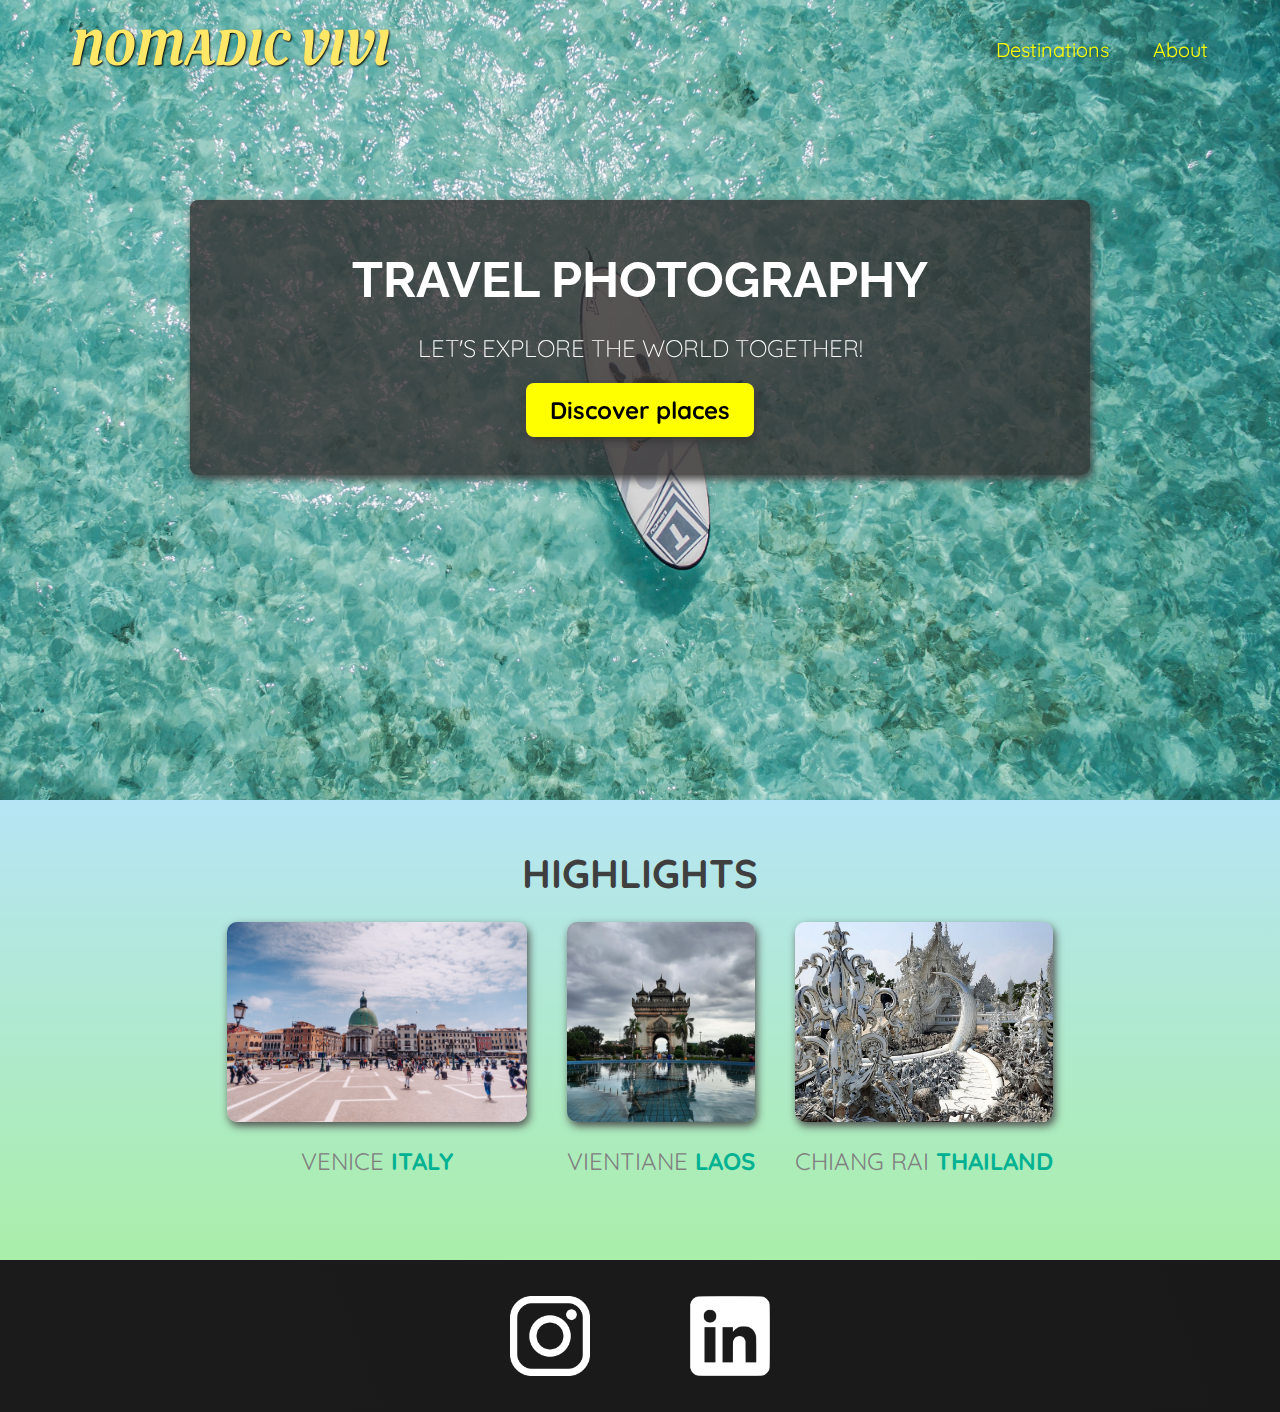
<file: index.html>
<!DOCTYPE html>
<html lang="en">
  <head>
    <meta charset="UTF-8" />
    <link
      href="https://fonts.googleapis.com/css2?family=Raleway:wght@700&family=Oleo+Script:wght@700&family=Quicksand:wght@300;500;700&display=swap"
      rel="stylesheet"
    />
    <link rel="stylesheet" href="shared.css" />
    <link rel="stylesheet" href="styles.css" />
    <link rel="icon" href="images/travel-bag.ico" 
    type="images/x-icon" />
    <title>Nomadic Vivi</title>
  </head>
  <body>
    <header>
      <div id="page-logo">
        <a href="/index.html">Nomadic Vivi</a>
      </div>
      <nav>
        <ul>
          <li><a href="/places.html">Destinations</a></li>
          <li><a href="/about.html">About</a></li>
        </ul>
      </nav>
    </header>
    <main>
      <section id="hero">
        <div id="hero-content">
          <h1>Travel Photography</h1>
          <p>Let's explore the world together!</p>
          <a href="/places.html">Discover places</a>
        </div>
      </section>
      <section id="highlights">
        <h2>Highlights</h2>
        <ul id="destinations">
          <li class="destination">
            <img
              src="/images/venice.jpg"
              alt="Colourful buildings in Venice"
            />
            <p>Venice <strong>Italy</strong></p>
          </li>
          <li class="destination">
            <img
              src="/images/vientiane.jpg"
              alt="Potuxai monument in Vientiane"
            />
            <p>Vientiane <strong>Laos</strong></p>
          </li>
          <li class="destination">
            <img
              src="/images/chiang rai.jpg"
              alt="White Temple in Chiang Rai"
            />
            <p>Chiang Rai <strong>Thailand</strong></p>
          </li>
        </ul>
      </section>
    </main>

    <footer>
      <ul>
        <li>
          <a href="https://www.instagram.com/vkuraleh/"
            ><img src="/images/insta.png" alt="Instagram logo"
          /></a>
        </li>
        <li>
          <a href="https://www.linkedin.com/in/viktoriia-kuralekh-69396813b/"
            ><img src="/images/linkedin.png" alt="Linkedin logo"
          /></a>
        </li>
      </ul>
    </footer>
  </body>
</html>
</file>
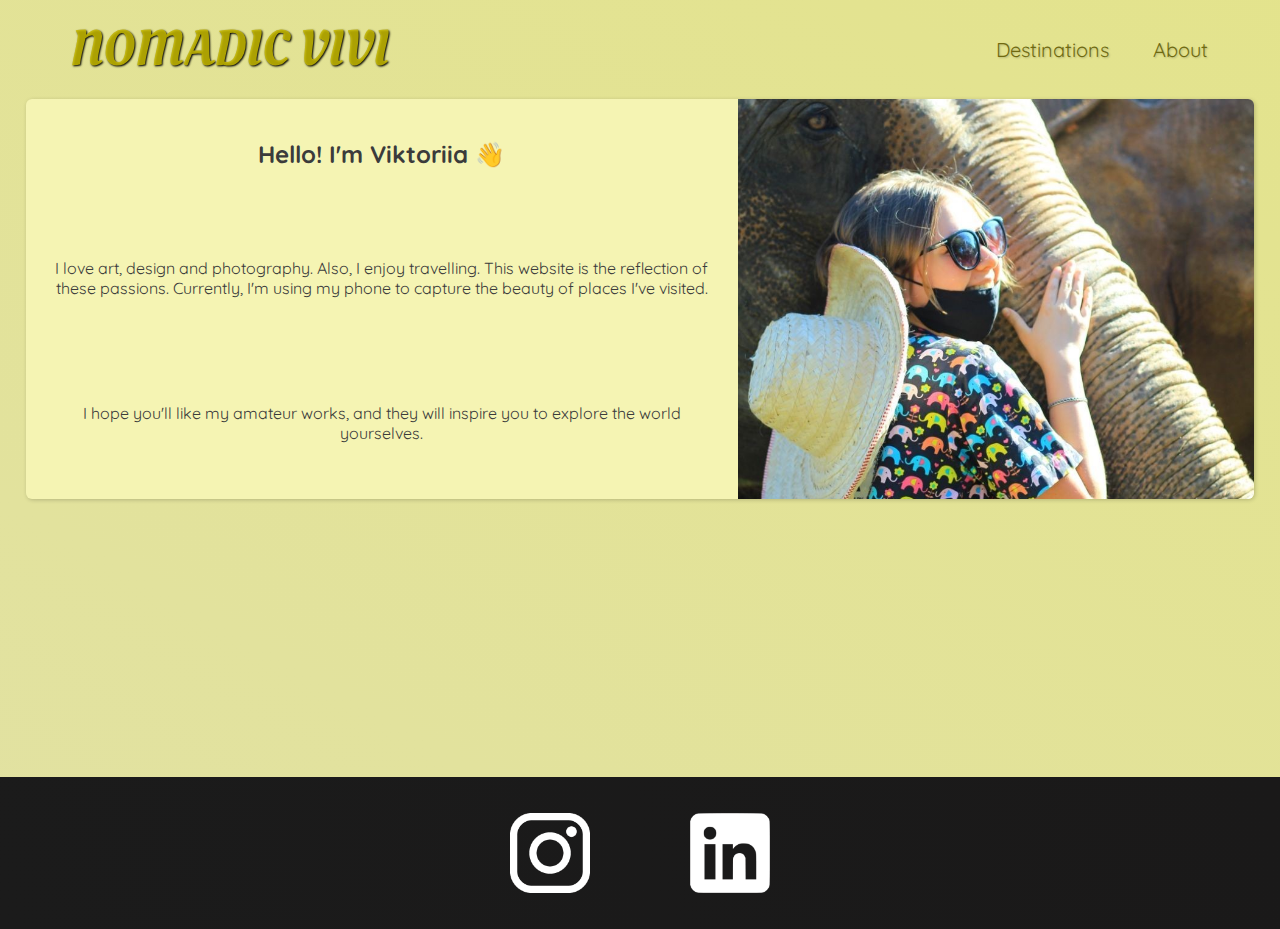
<file: about.html>
<!DOCTYPE html>
<html lang="en">
  <head>
    <meta charset="UTF-8" />
    <meta name="viewport" content="width=device-width, initial-scale=1.0">
    <link
      href="https://fonts.googleapis.com/css2?family=Raleway:wght@700&family=Oleo+Script:wght@700&family=Quicksand:wght@300;500;700&display=swap"
      rel="stylesheet"
    />
    <link rel="stylesheet" href="shared.css" />
    <link rel="stylesheet" href="about.css" />
    <link rel="icon" href="images/travel-bag.ico" 
    type="images/x-icon">
    <title>About</title>
  </head>

  <body>
    <header>
      <div id="page-logo">
        <a href="/index.html">Nomadic Vivi</a>
      </div>
      <nav>
        <ul>
          <li><a href="/places.html">Destinations</a></li>
          <li><a href="/about.html">About</a></li>
        </ul>
      </nav>
    </header>

    <main>
        <div class="picture-text">
          
          <div class="item-content">
            <h2>Hello! I'm Viktoriia &#128075</h2>
              <p class="text">
                 I love art, design and
            photography. Also, I enjoy travelling. This website is the reflection of
            these passions. Currently, I'm using my phone to capture the beauty of places
            I've visited.
              </p>
              <p class="text">
                I hope you'll like my amateur works, and they will inspire you to
                explore the world yourselves.
              </p>
          </div>
          <img src="images/profile-photo.jpg" alt="Me and an elephant" />
        </div>
      </li>

    </main>

    <footer>
      <ul>
        <li>
          <a href="https://www.instagram.com/vkuraleh/"
            ><img src="images/insta.png" alt="Instagram logo"
          /></a>
        </li>
        <li>
          <a href="https://www.linkedin.com/in/viktoriia-kuralekh-69396813b/"
            ><img src="images/linkedin.png" alt="Linkedin logo"
            /></a>
        </li>
      </ul>
    </footer>
  </body>
</html>
</file>
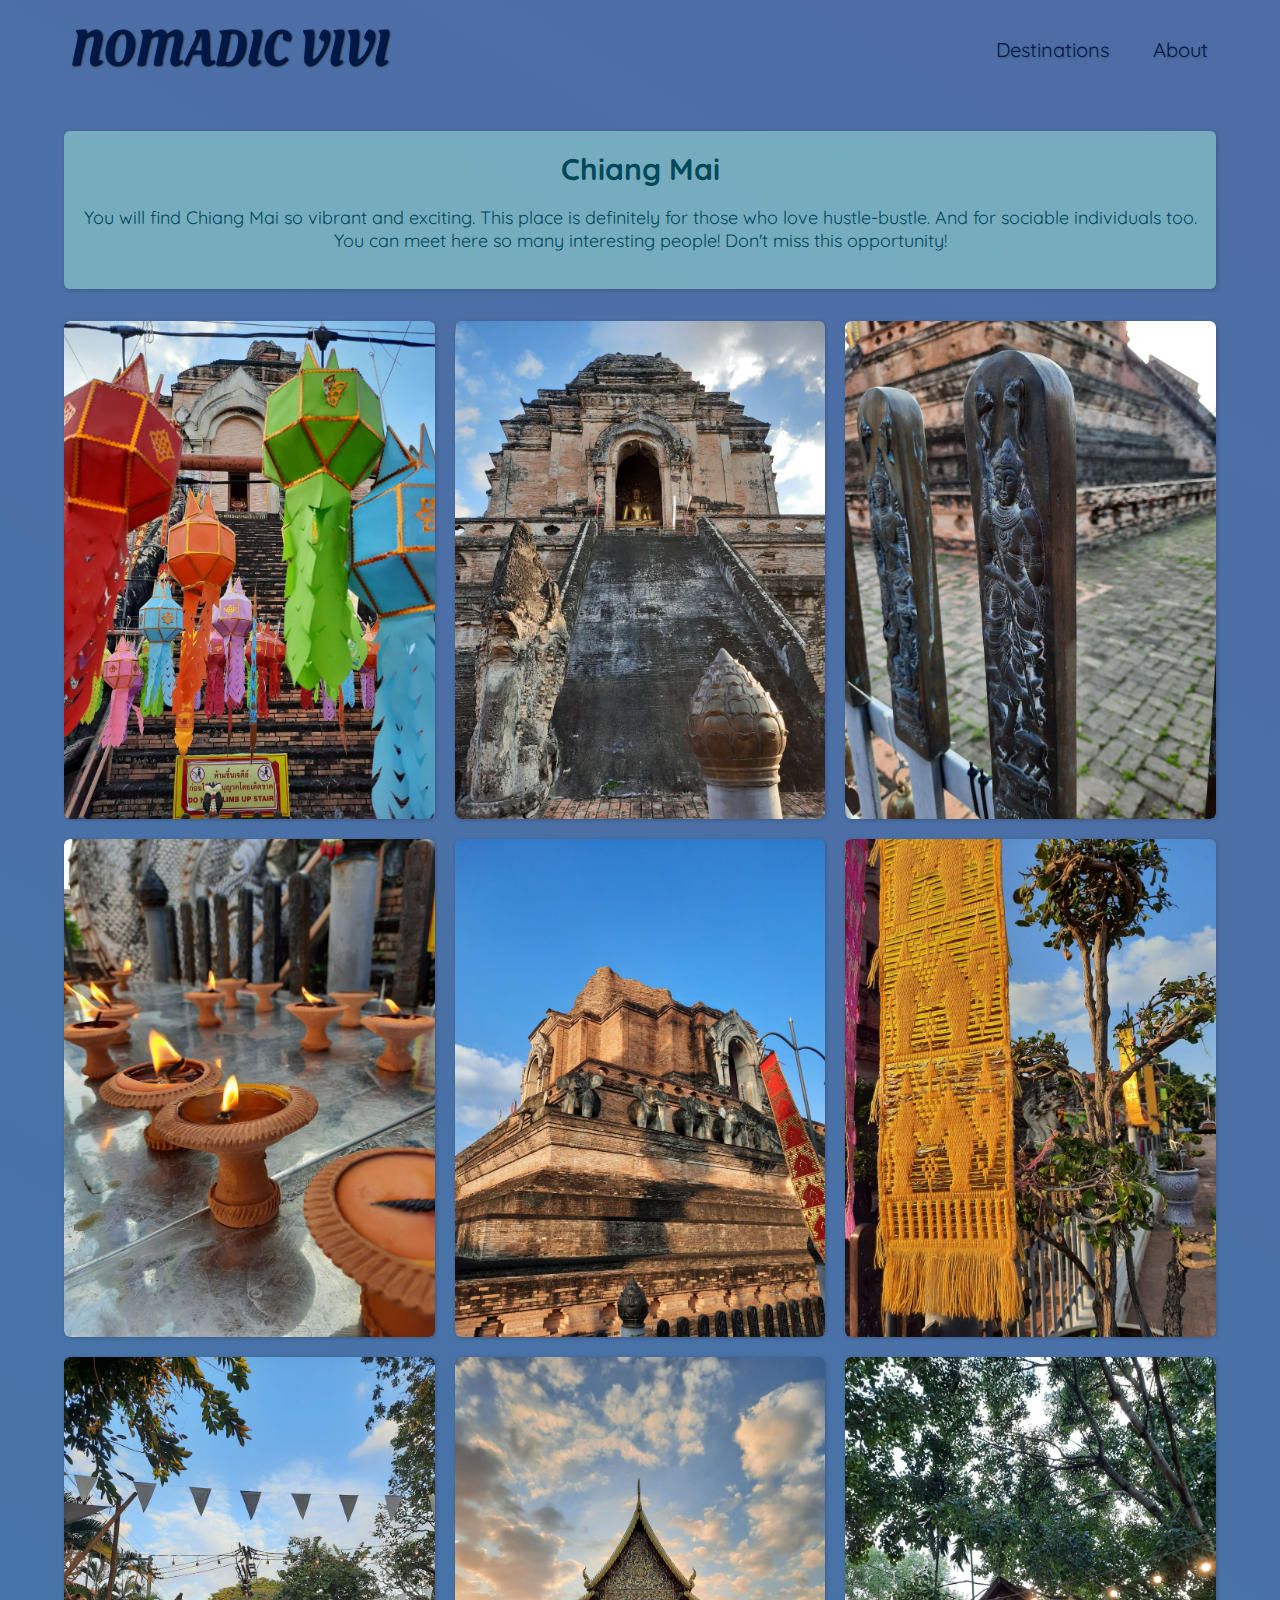
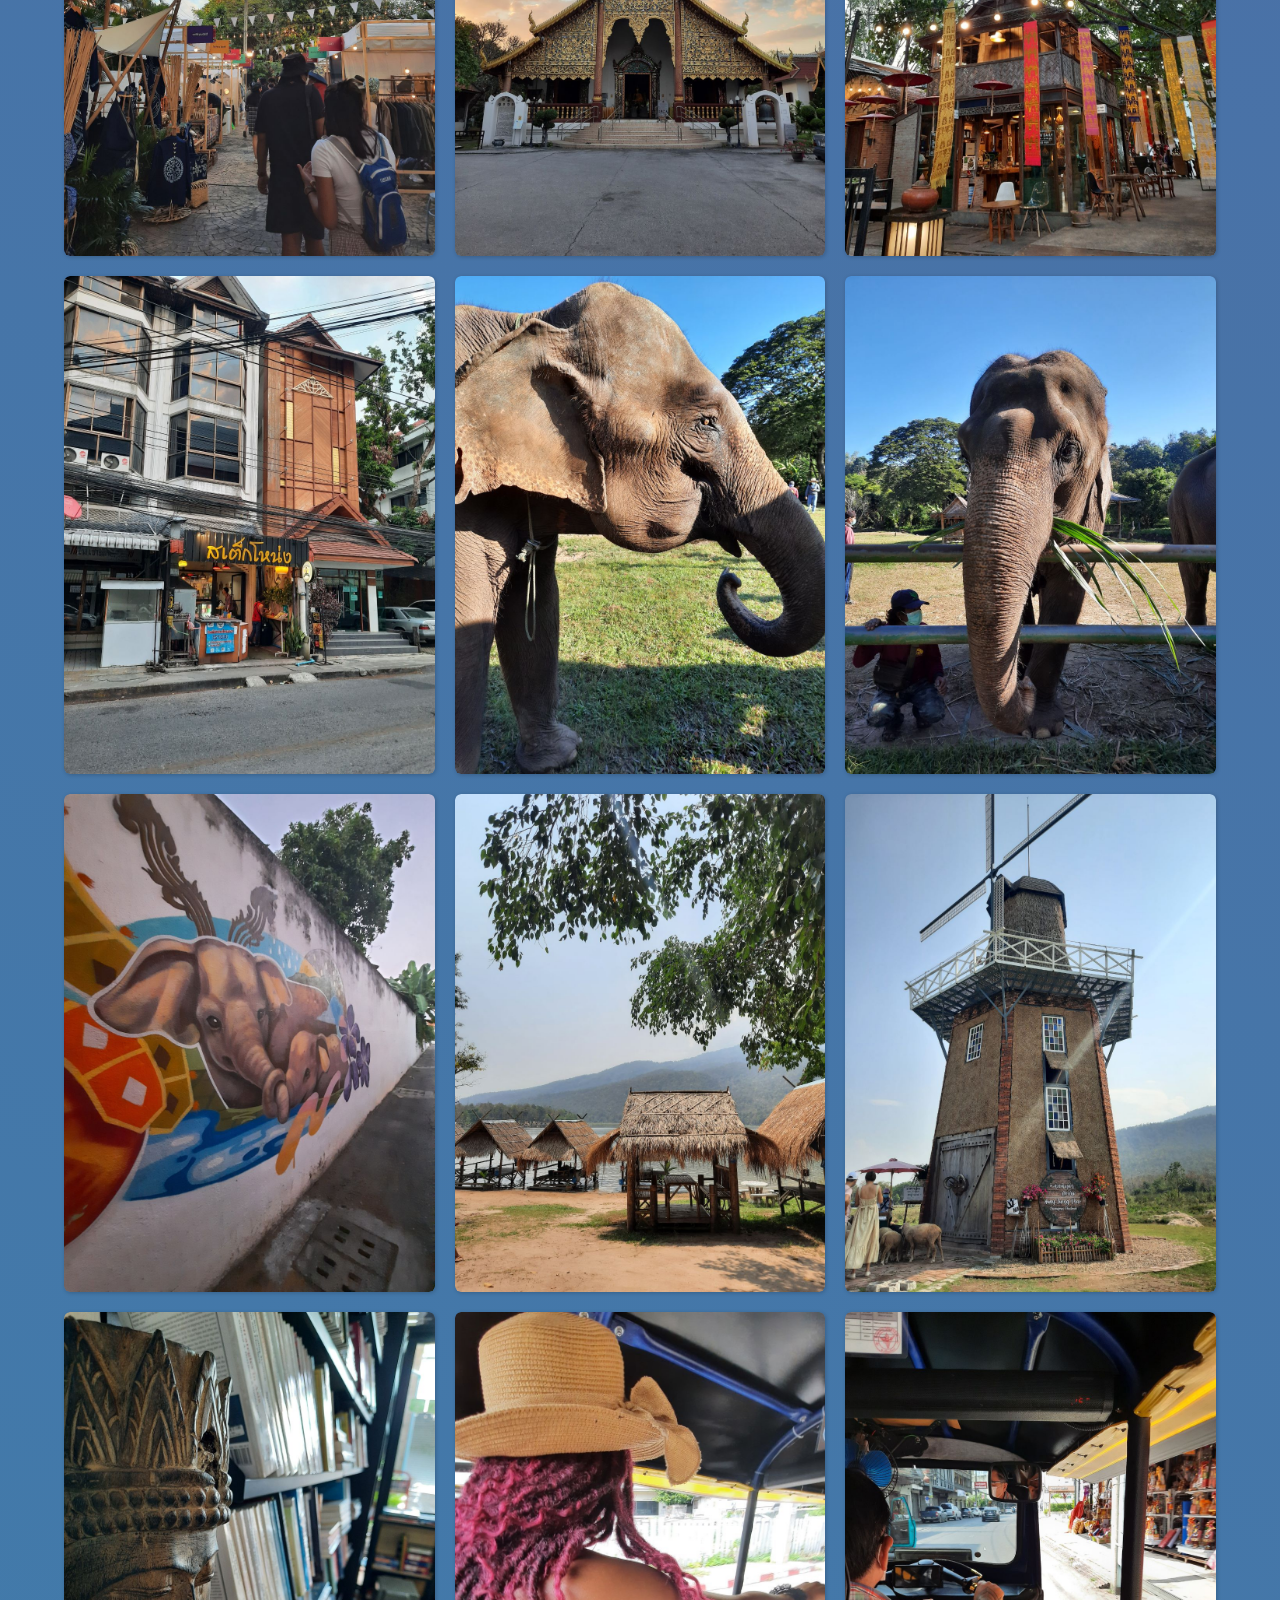
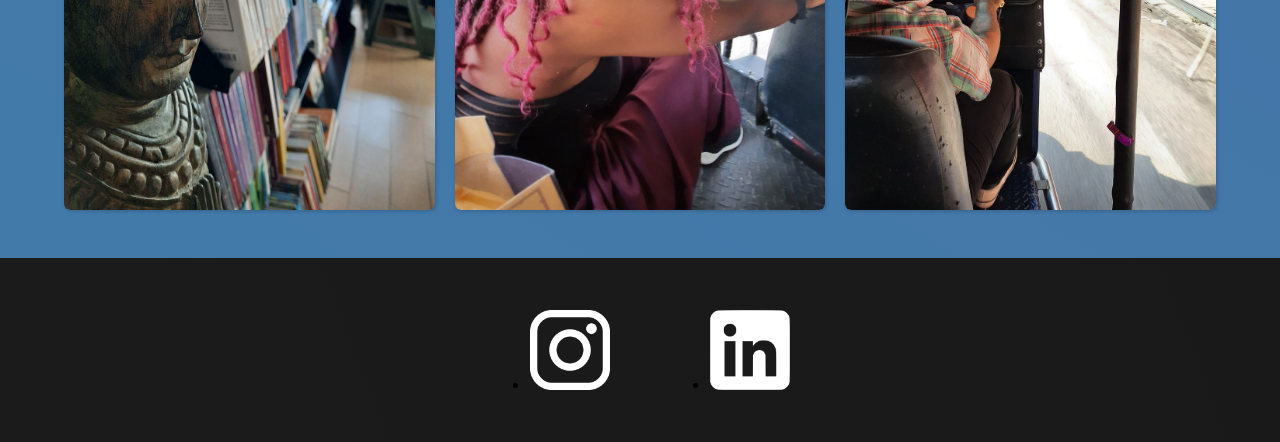
<file: chiang mai.html>
<!DOCTYPE html>
<html lang="en">
  <head>
    <meta charset="UTF-8" />
    <link
      href="https://fonts.googleapis.com/css2?family=Raleway:wght@700&family=Oleo+Script:wght@700&family=Quicksand:wght@300;500;700&display=swap"
      rel="stylesheet"
    />
    <link rel="stylesheet" href="explore.css" />
    <link rel="icon" href="images/travel-bag.ico" 
    type="images/x-icon">
    <title>Chiang Mai</title>
  </head>

  <body>
    <header>
      <div id="page-logo">
        <a href="/index.html">Nomadic Vivi</a>
      </div>
      <nav>
        <ul>
          <li><a href="/places.html">Destinations</a></li>
          <li><a href="/about.html">About</a></li>
        </ul>
      </nav>
    </header>

    <main>
      <div class="text">
        <div class="city-name" data-tooltip="Learn More"><a href="https://en.wikipedia.org/wiki/Chiang_Mai"><h2>Chiang Mai</h2></a></div>
        <p>
          You will find Chiang Mai so vibrant and exciting. This place is definitely for those who love hustle-bustle. And for sociable individuals too. You can meet here so many interesting people! Don't miss this opportunity!
        </p>
      </div>
      <div class="image">
    <li>
        <img src="images/chiang mai.jpg" alt="">
    </li>
    <li>
        <img src="images/chiang mai (2).jpg" alt="">
    </li>
    <li>
        <img src="images/chiang mai (3).jpg" alt="">
    </li>
    <li>
        <img src="images/chiang mai (4).jpg" alt="">
    </li>
    <li>
        <img src="images/chiang mai (5).jpg" alt="">
    </li>
    <li>
        <img src="images/chiang mai (6).jpg" alt="">
    </li>
    <li>
        <img src="images/chiang mai (7).jpg" alt="">
    </li>
    <li>
        <img src="/images/chiang mai (8).jpg" alt="">
    </li>
    <li>
        <img src="/images/chiang mai (9).jpg" alt="">
    </li>
    <li>
        <img src="/images/chiang mai (10).jpg" alt="">
    </li>
    <li>
        <img src="images/chiang mai (11).jpg" alt="">
    </li>
    <li>
        <img src="/images/chiang mai (12).jpg" alt="">
    </li>
    <li>
        <img src="/images/chiang mai (13).jpg" alt="">
    </li>
    <li>
        <img src="/images/chiang mai (14).jpg" alt="">
    </li>
    <li>
        <img src="/images/chiang mai (15).jpg" alt="">
    </li>
    <li>
        <img src="/images/chiang mai (16).jpg" alt="">
    </li>
    <li>
        <img src="/images/chiang mai (17).jpg" alt="">
    </li>
    <li>
        <img src="/images/chiang mai (18).jpg" alt="">
    </li>
  </div>
  <div class="popup-image">
    <span>&times;</span>
    <img src="/images/chiang mai.jpg" alt="" />
  </div>
</main>

<script>document.querySelectorAll(".image img").forEach(image => {
  image.onclick = () =>{
  document.querySelector(".popup-image"). style.display ='block';
  document.querySelector(".popup-image img").src = image.getAttribute('src');
  }
});

document.querySelector(".popup-image span").onclick = () => {
  document.querySelector(".popup-image").style.display ='none';
}
</script>

<footer>
  <ul>
    <li>
      <a href="https://instagram.com"
        ><img src="/images/insta.png" alt="Instagram logo"
      /></a>
    </li>
    <li>
      <a href="https://www.linkedin.com/in/viktoriia-kuralekh-69396813b/"
            ><img src="/images/linkedin.png" alt="Linkedin logo"
            /></a>
    </li>
  </ul>
</footer>
</body>
</html>
</file>
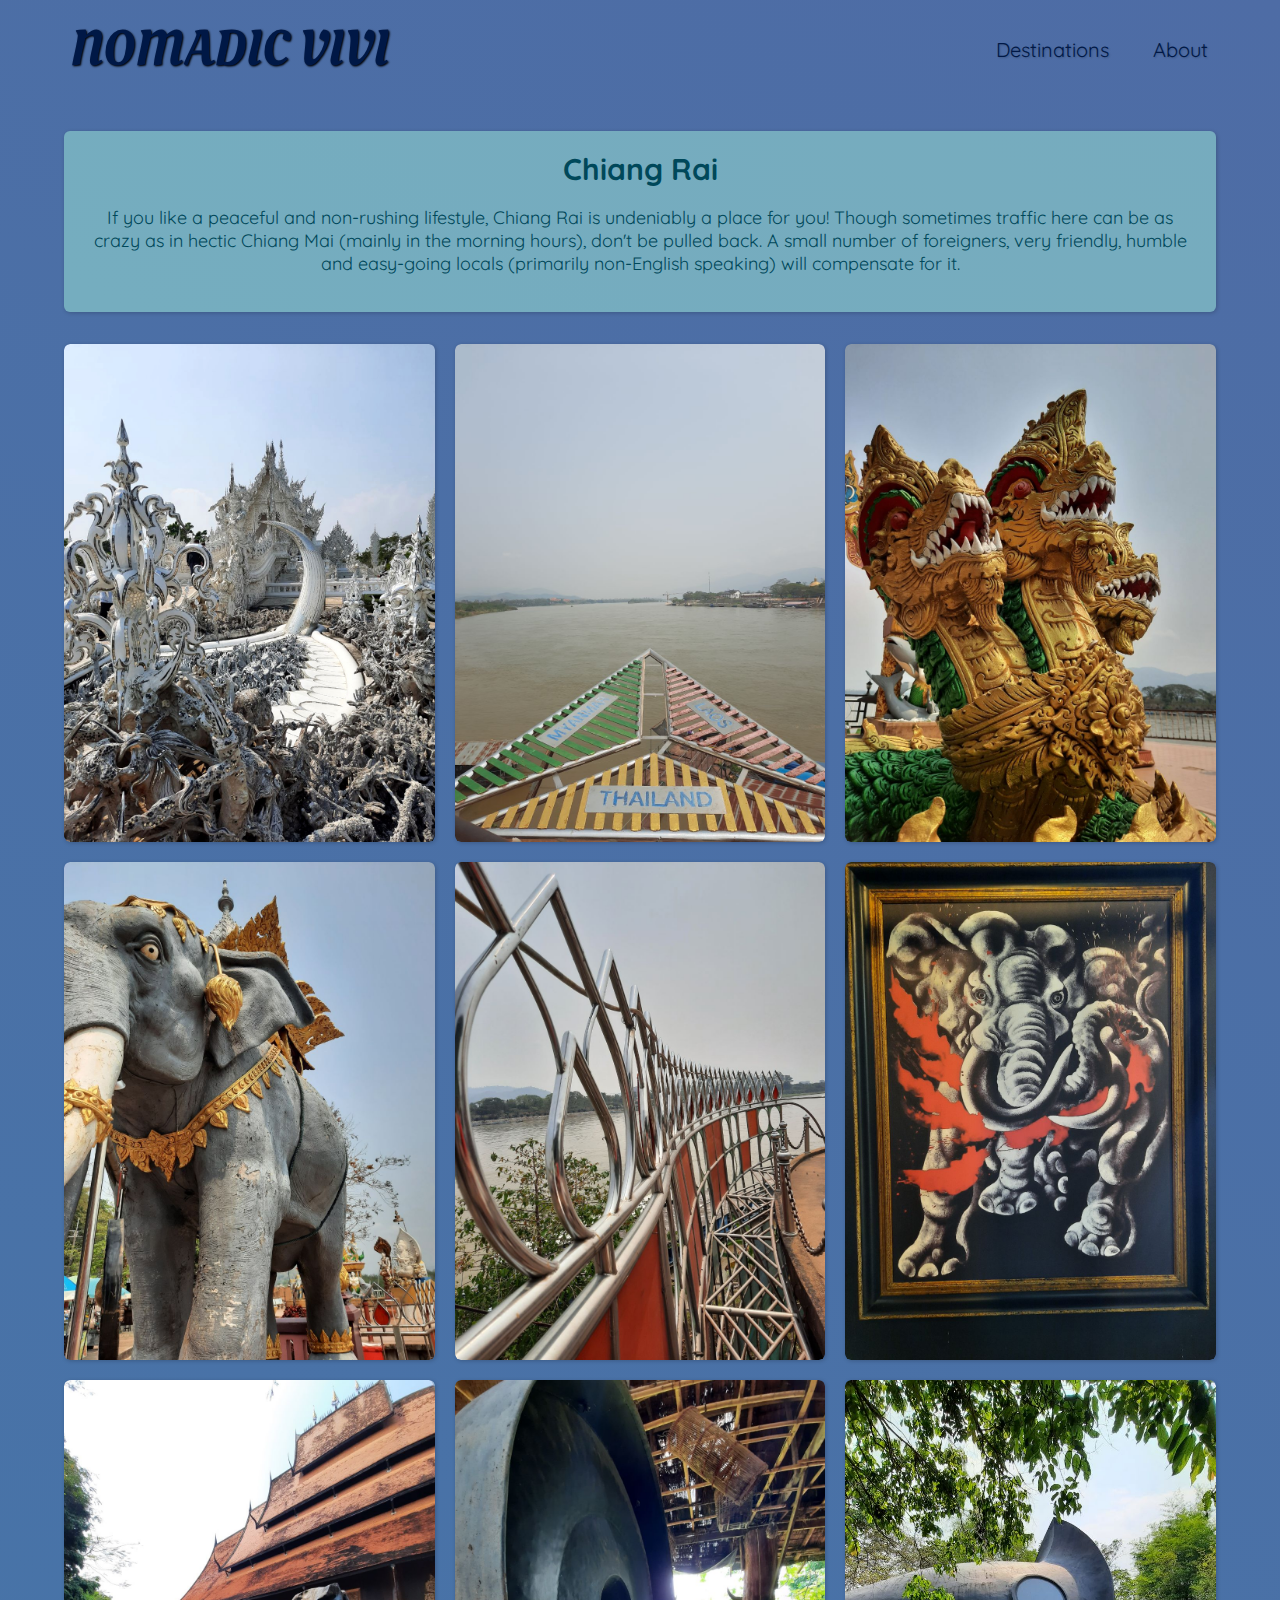
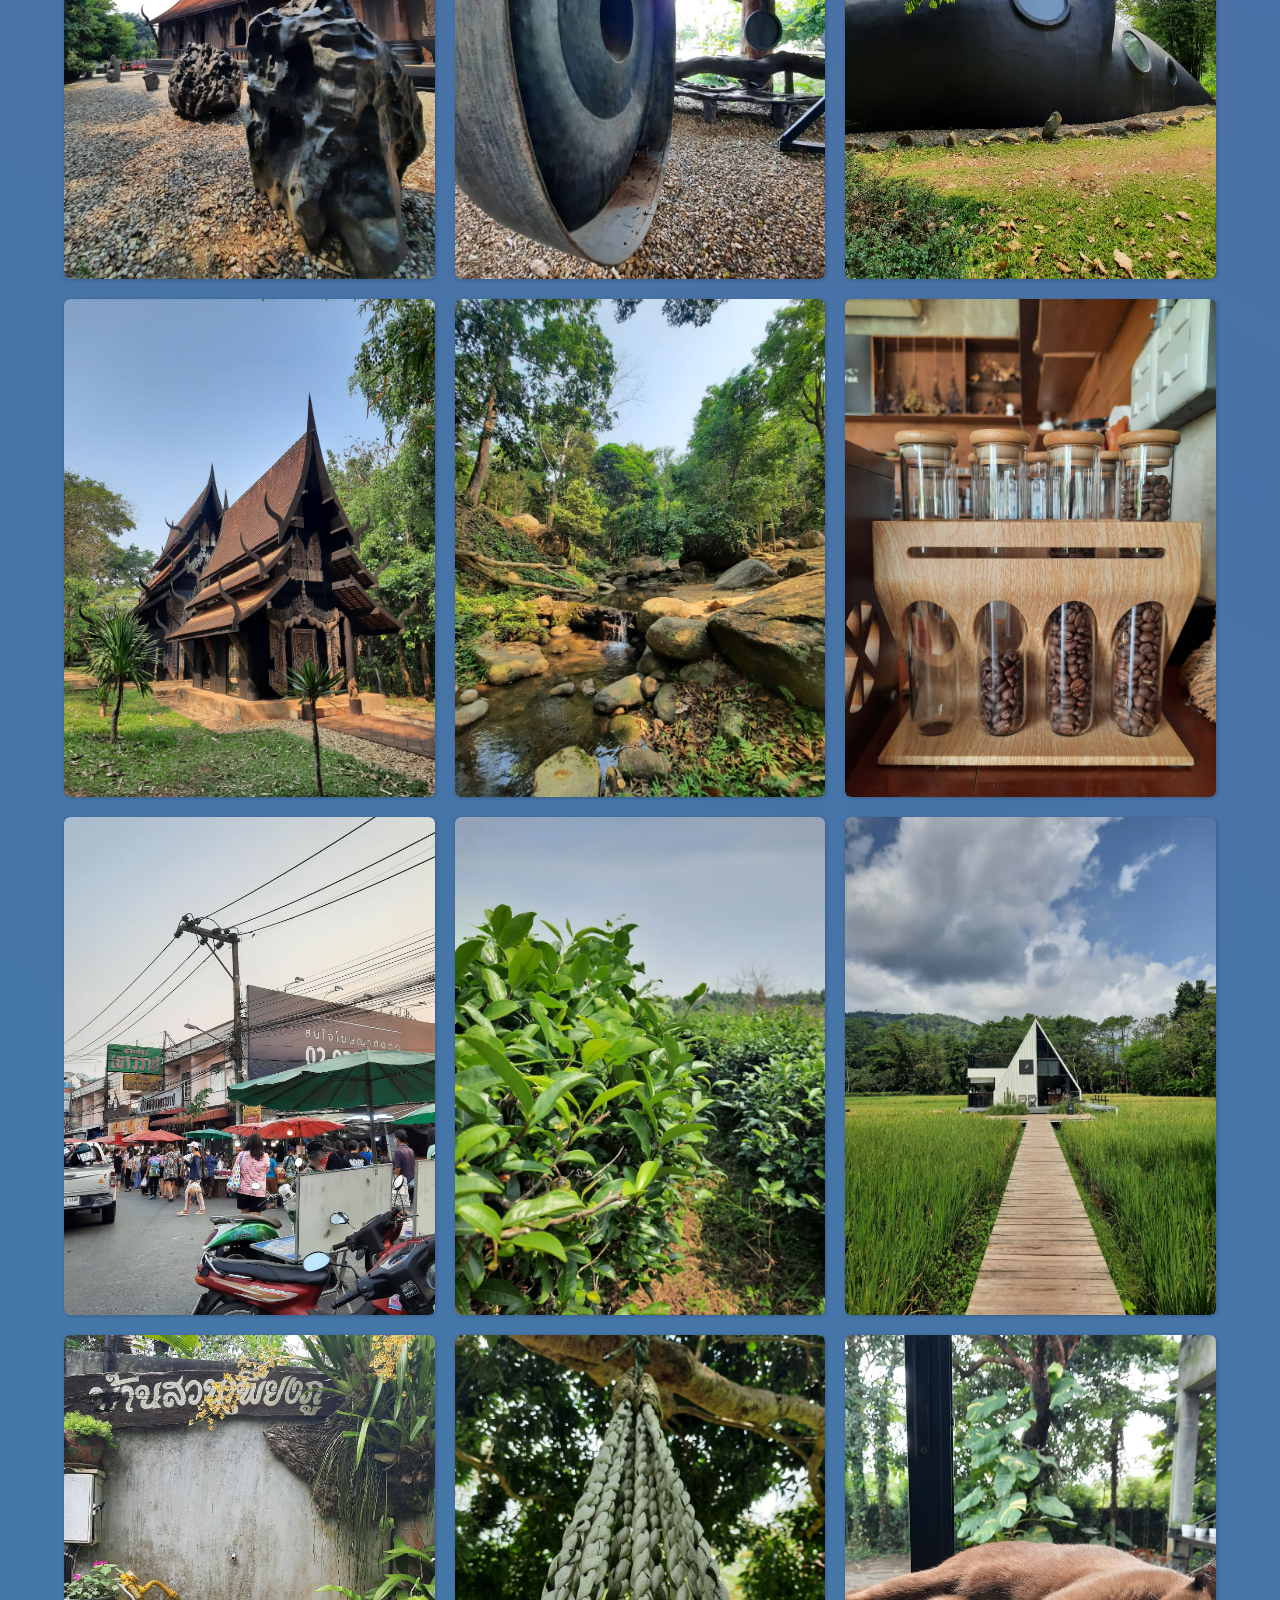
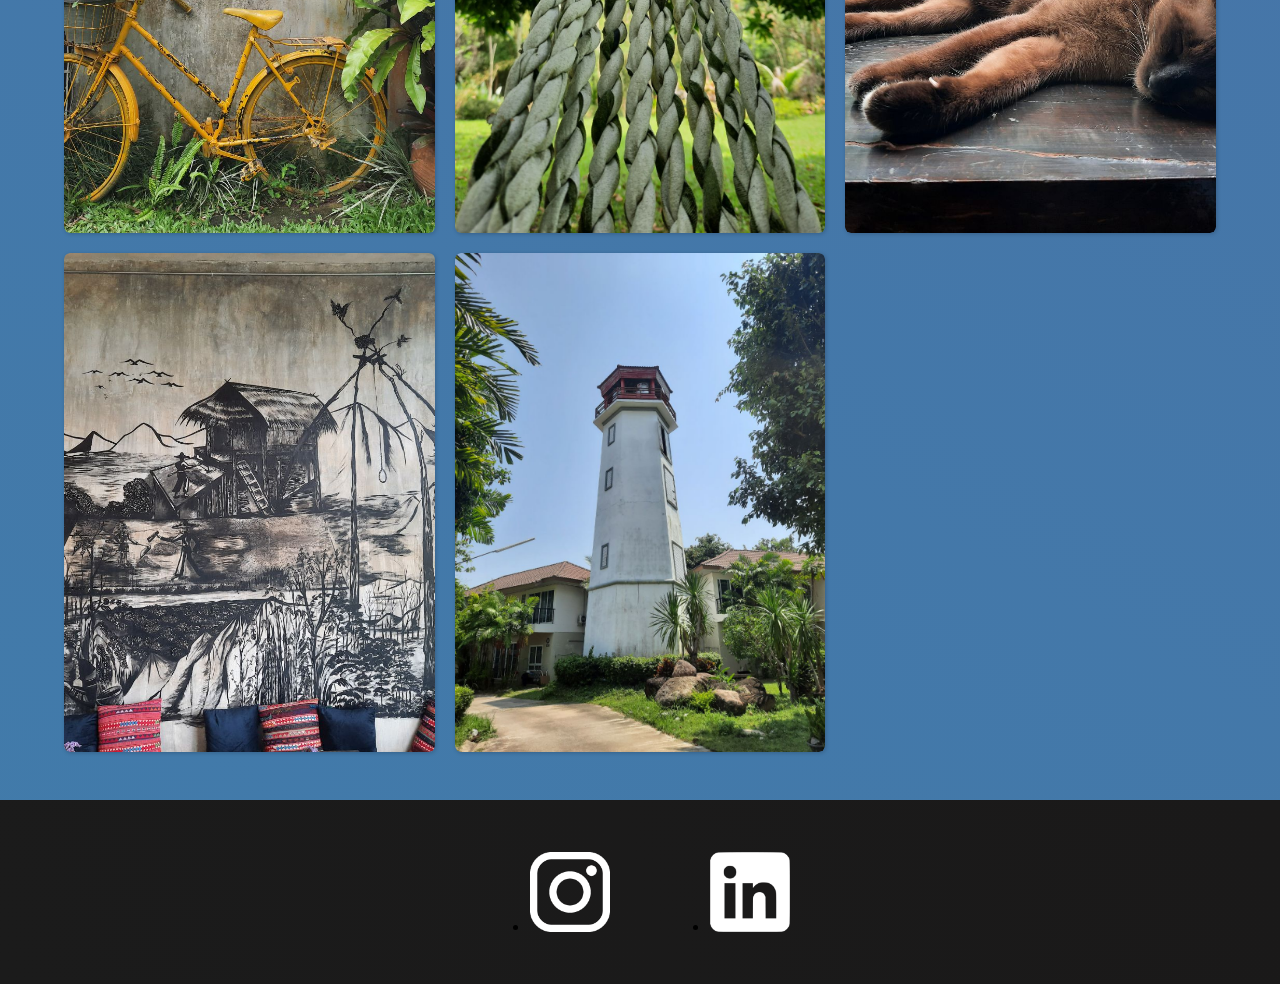
<file: chiang rai.html>
<!DOCTYPE html>
<html lang="en">
  <head>
    <meta charset="UTF-8" />
    <link
      href="https://fonts.googleapis.com/css2?family=Raleway:wght@700&family=Oleo+Script:wght@700&family=Quicksand:wght@300;500;700&display=swap"
      rel="stylesheet"
    />
    <link rel="stylesheet" href="explore.css" />
    <link rel="icon" href="images/travel-bag.ico" 
    type="images/x-icon">
    <title>Chiang Rai</title>
  </head>

  <body>
    <header>
      <div id="page-logo">
        <a href="/index.html">Nomadic Vivi</a>
      </div>
      <nav>
        <ul>
          <li><a href="/places.html">Destinations</a></li>
          <li><a href="/about.html">About</a></li>
        </ul>
      </nav>
    </header>

    <main>
      <div class="text">
        <div class="city-name" data-tooltip="Learn More"><a href="https://en.wikipedia.org/wiki/Chiang_Rai"><h2>Chiang Rai</h2></a></div>
        <p>
          If you like a peaceful and non-rushing lifestyle, Chiang Rai is undeniably a place for you! Though sometimes traffic here can be as crazy as in hectic Chiang Mai (mainly in the morning hours), don't be pulled back. A small number of foreigners, very friendly, humble and easy-going locals (primarily non-English speaking) will compensate for it.
        </p>
      </div>
      <div class="image">
    <li>
        <img src="/images/chiang rai.jpg" alt="">
    </li>
    <li>
        <img src="/images/chiang rai (2).jpg" alt="">
    </li>
    <li>
        <img src="/images/chiang rai (3).jpg" alt="">
    </li>
    <li>
        <img src="/images/chiang rai (4).jpg" alt="">
    </li>
    <li>
        <img src="/images/chiang rai (5).jpg" alt="">
    </li>
    <li>
        <img src="/images/chiang rai (6).jpg" alt="">
    </li>
    <li>
        <img src="/images/chiang rai (7).jpg" alt="">
    </li>
    <li>
        <img src="/images/chiang rai (8).jpg" alt="">
    </li>
    <li>
        <img src="/images/chiang rai (9).jpg" alt="">
    </li>
    <li>
        <img src="/images/chiang rai (10).jpg" alt="">
    </li>
    <li>
        <img src="/images/chiang rai (11).jpg" alt="">
    </li>
    <li>
        <img src="/images/chiang rai (12).jpg" alt="">
    </li>
    <li>
        <img src="/images/chiang rai (13).jpg" alt="">
    </li>
    <li>
        <img src="/images/chiang rai (14).jpg" alt="">
    </li>
    <li>
        <img src="/images/chiang rai (15).jpg" alt="">
    </li>
    <li>
        <img src="/images/chiang rai (16).jpg" alt="">
    </li>
    <li>
        <img src="/images/chiang rai (17).jpg" alt="">
    </li>
    <li>
        <img src="/images/chiang rai (18).jpg" alt="">
    </li>
    <li>
        <img src="/images/chiang rai (19).jpg" alt="">
    </li><li>
        <img src="/images/chiang rai (20).jpg" alt="">
    </li>
</div>

<div class="popup-image">
  <span>&times;</span>
  <img src="/images/chiang rai.jpg" alt="" />
</div>
</main>
<script>document.querySelectorAll(".image img").forEach(image => {
  image.onclick = () =>{
  document.querySelector(".popup-image"). style.display ='block';
  document.querySelector(".popup-image img").src = image.getAttribute('src');
  }
});

document.querySelector(".popup-image span").onclick = () => {
  document.querySelector(".popup-image").style.display ='none';
}
</script>


<footer>
  <ul>
    <li>
      <a href="https://instagram.com"
        ><img src="/images/insta.png" alt="Instagram logo"
      /></a>
    </li>
    <li>
      <a href="https://www.linkedin.com/in/viktoriia-kuralekh-69396813b/"
            ><img src="/images/linkedin.png" alt="Linkedin logo"
            /></a>
    </li>
  </ul>
</footer>
</body>
</html>
</file>
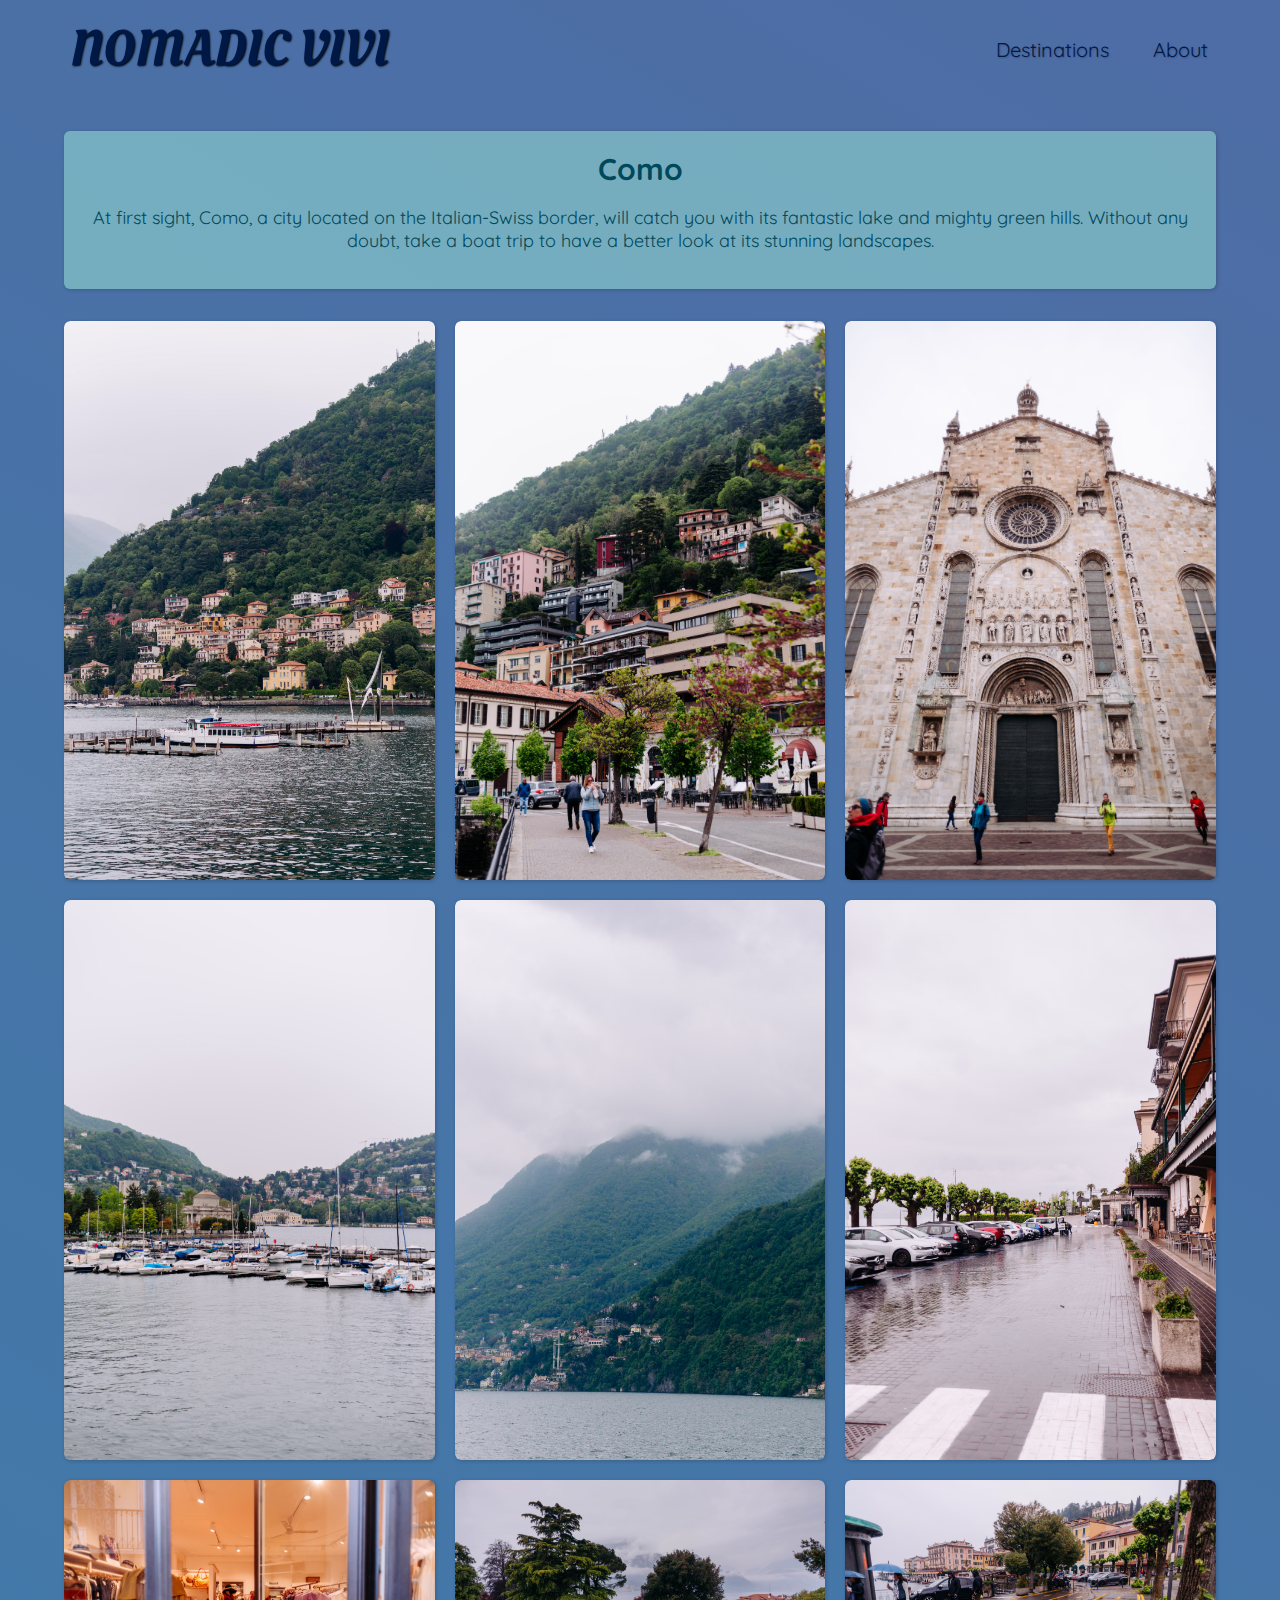
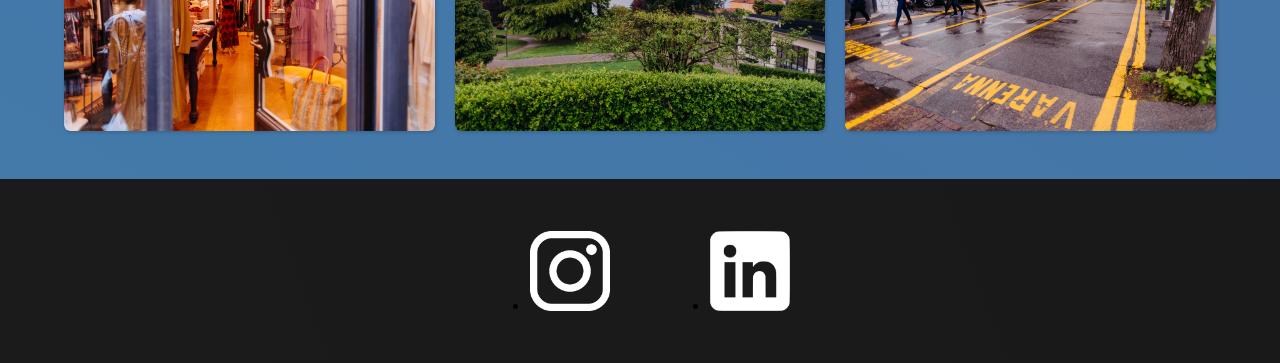
<file: como.html>
<!DOCTYPE html>
<html lang="en">
  <head>
    <meta charset="UTF-8" />
    <link
      href="https://fonts.googleapis.com/css2?family=Raleway:wght@700&family=Oleo+Script:wght@700&family=Quicksand:wght@300;500;700&display=swap"
      rel="stylesheet"
    />
    <link rel="stylesheet" href="explore.css" />
    <link rel="icon" href="images/travel-bag.ico" 
    type="images/x-icon">
    <title>Como</title>
  </head>

  <body>
    <header>
      <div id="page-logo">
        <a href="/index.html">Nomadic Vivi</a>
      </div>
      <nav>
        <ul>
          <li><a href="/places.html">Destinations</a></li>
          <li><a href="/about.html">About</a></li>
        </ul>
      </nav>
    </header>

    <main>
      <div class="text">
        <div class="city-name" data-tooltip="Learn More">
          <a href="https://en.wikipedia.org/wiki/Como"><h2>Como</h2></a>
        </div>
        <p>
          At first sight, Como, a city located on the Italian-Swiss border, will
          catch you with its fantastic lake and mighty green hills. Without any
          doubt, take a boat trip to have a better look at its stunning
          landscapes.
        </p>
      </div>

      <div class="image">
        <li>
          <img src="/images/como.jpg" alt="" />
        </li>
        <li>
          <img src="/images/como (2).jpg" alt="" />
        </li>
        <li>
          <img src="/images/como (3).jpg" alt="" />
        </li>
        <li>
          <img src="/images/como (4).jpg" alt="" />
        </li>
        <li>
          <img src="/images/como (5).jpg" alt="" />
        </li>
        <li>
          <img src="/images/como (6).jpg" alt="" />
        </li>
        <li>
          <img src="/images/como (7).jpg" alt="" />
        </li>
        <li>
          <img src="/images/como (8).jpg" alt="" />
        </li>
        <li>
          <img src="/images/como (9).jpg" alt="" />
        </li>
      </div>

      <div class="popup-image">
        <span>&times;</span>
        <img src="/images/como.jpg" alt="" />
      </div>
    </main>
    <script>document.querySelectorAll(".image img").forEach(image => {
      image.onclick = () =>{
      document.querySelector(".popup-image"). style.display ='block';
      document.querySelector(".popup-image img").src = image.getAttribute('src');
      }
    });
    
    document.querySelector(".popup-image span").onclick = () => {
      document.querySelector(".popup-image").style.display ='none';
    }
    </script>
    
    <footer>
      <ul>
        <li>
          <a href="https://instagram.com"
            ><img src="/images//insta.png" alt="Instagram logo"
          /></a>
        </li>
        <li>
          <a href="https://www.linkedin.com/in/viktoriia-kuralekh-69396813b/"
            ><img src="/images//linkedin.png" alt="Linkedin logo"
            /></a>
        </li>
      </ul>
    </footer>
  </body>
</html>
</file>
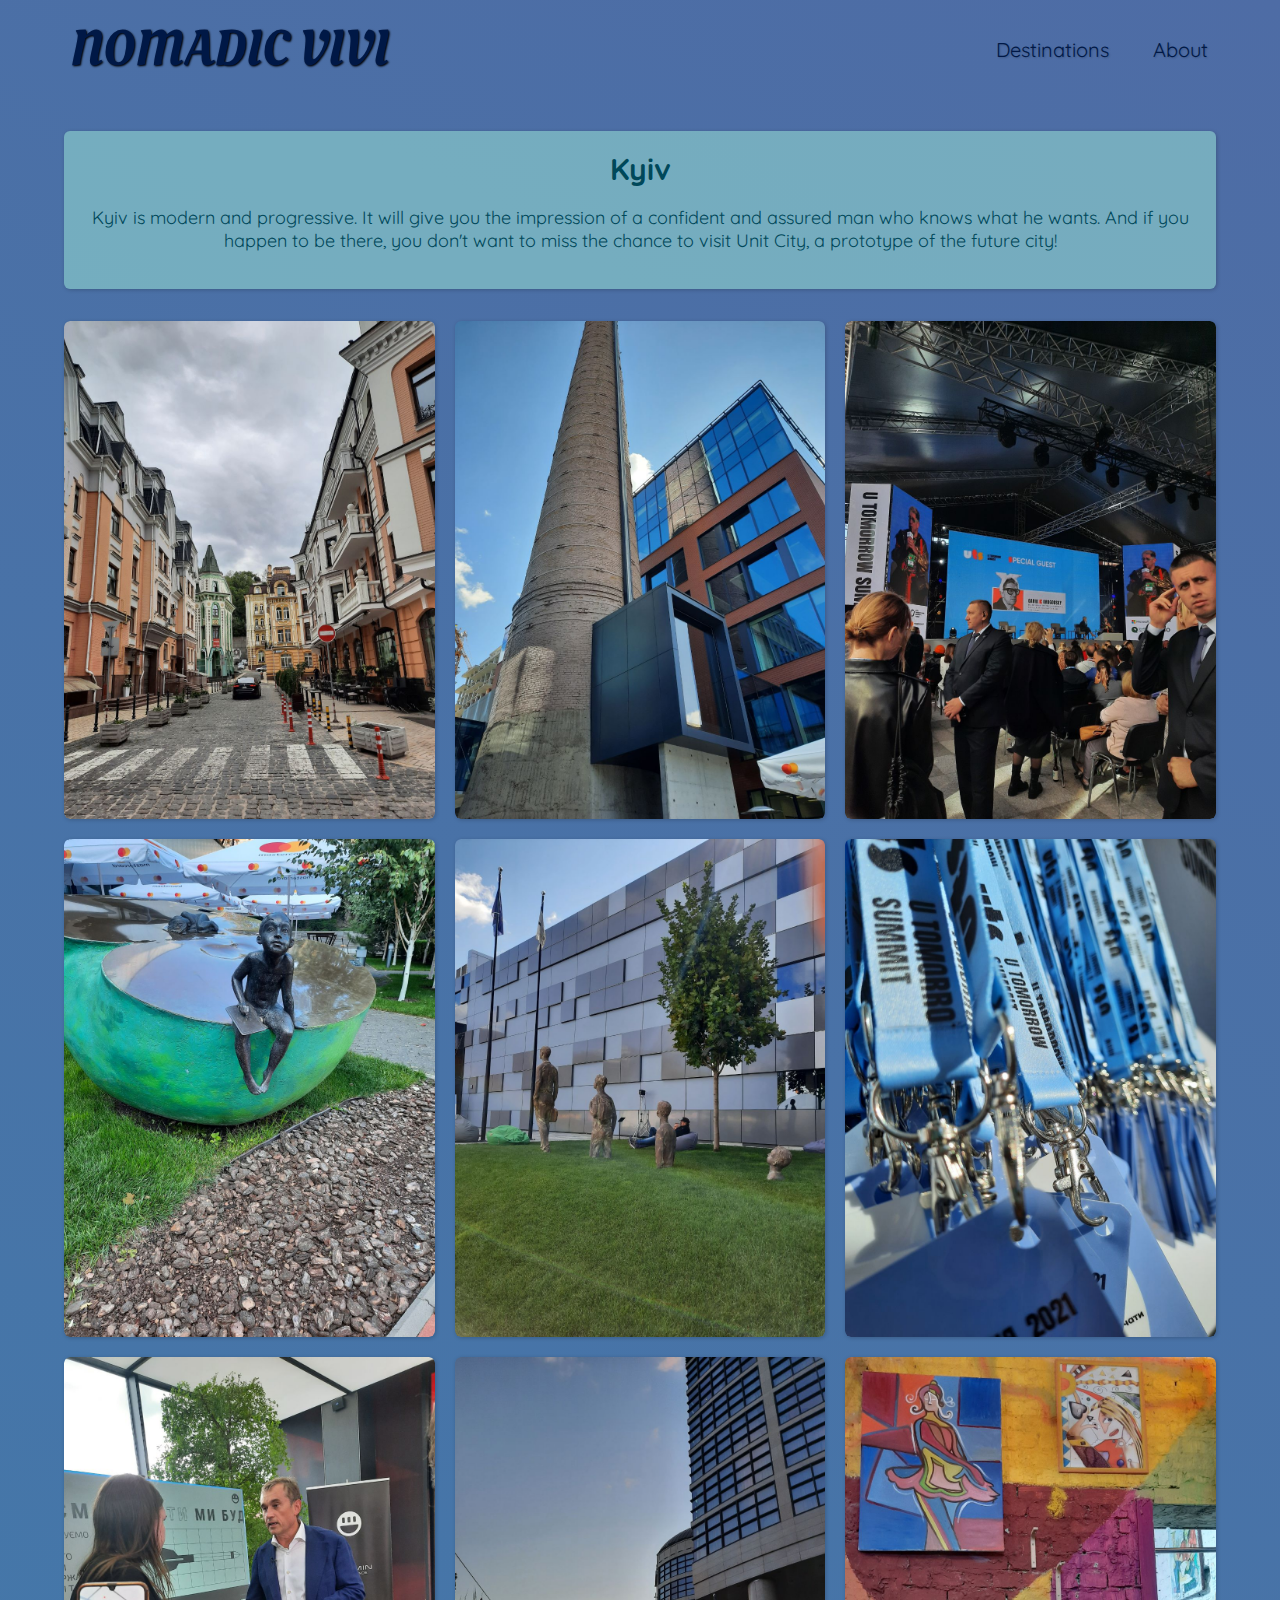
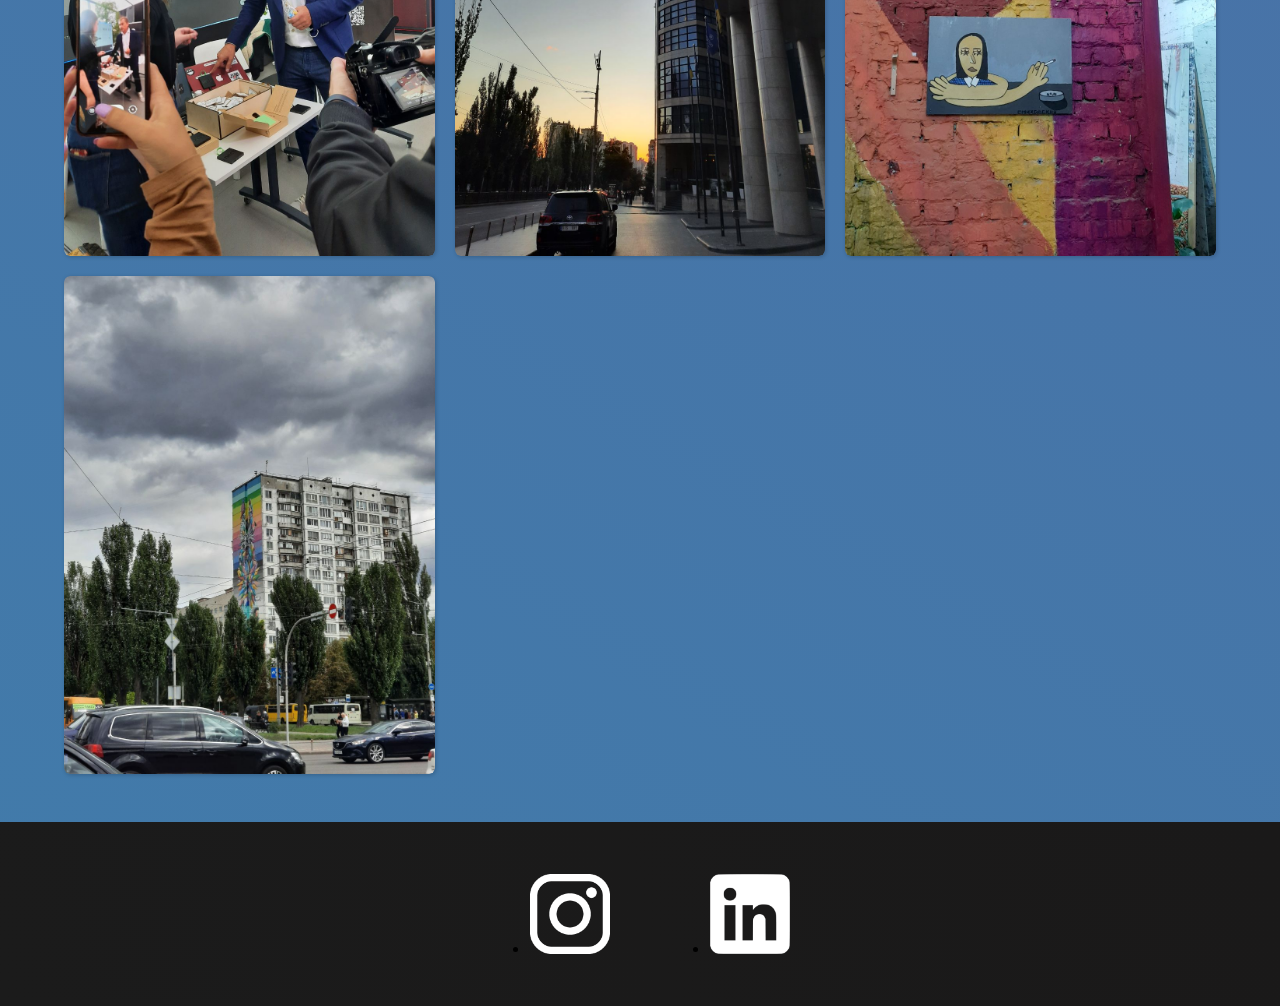
<file: kyiv.html>
<!DOCTYPE html>
<html lang="en">
  <head>
    <meta charset="UTF-8" />
    <link
      href="https://fonts.googleapis.com/css2?family=Raleway:wght@700&family=Oleo+Script:wght@700&family=Quicksand:wght@300;500;700&display=swap"
      rel="stylesheet"
    />
    <link rel="stylesheet" href="explore.css" />
    <link rel="icon" href="images/travel-bag.ico" 
    type="images/x-icon">
    <title>Kyiv</title>
  </head>

  <body>
    <header>
      <div id="page-logo">
        <a href="/index.html">Nomadic Vivi</a>
      </div>
      <nav>
        <ul>
          <li><a href="/places.html">Destinations</a></li>
          <li><a href="/about.html">About</a></li>
        </ul>
      </nav>
    </header>

    <main>
      <div class="text">
        <div class="city-name" data-tooltip="Learn More">
          <a href="https://en.wikipedia.org/wiki/Kiev"><h2>Kyiv</h2></a>
        </div>
        <p>
          Kyiv is modern and progressive. It will give you the impression of a
          confident and assured man who knows what he wants. And if you happen
          to be there, you don't want to miss the chance to visit Unit City, a
          prototype of the future city!
        </p>
      </div>
      <div class="image">
        <li>
          <img src="/images/kiev.jpg" alt="" />
        </li>
        <li>
          <img src="/images/kiev (2).jpg" alt="" />
        </li>
        <li>
          <img src="/images/kiev (3).jpg" alt="" />
        </li>
        <li>
          <img src="/images/kiev (4).jpg" alt="" />
        </li>
        <li>
          <img src="/images/kiev (5).jpg" alt="" />
        </li>
        <li>
          <img src="/images/kiev (6).jpg" alt="" />
        </li>
        <li>
          <img src="/images/kiev (7).jpg" alt="" />
        </li>
        <li>
          <img src="/images/kiev (8).jpg" alt="" />
        </li>
        <li>
          <img src="/images/kiev (9).jpg" alt="" />
        </li>
        <li>
          <img src="/images/kiev (10).jpg" alt="" />
        </li>
      </div>

      <div class="popup-image">
        <span>&times;</span>
        <img src="/images/kiev.jpg" alt="" />
      </div>
    </main>

    <script>document.querySelectorAll(".image img").forEach(image => {
      image.onclick = () =>{
      document.querySelector(".popup-image"). style.display ='block';
      document.querySelector(".popup-image img").src = image.getAttribute('src');
      }
    });
    
    document.querySelector(".popup-image span").onclick = () => {
      document.querySelector(".popup-image").style.display ='none';
    }
    </script>
    <footer>
      <ul>
        <li>
          <a href="https://instagram.com"
            ><img src="/images/insta.png" alt="Instagram logo"
          /></a>
        </li>
        <li>
          <a href="https://www.linkedin.com/in/viktoriia-kuralekh-69396813b/"
            ><img src="/images/linkedin.png" alt="Linkedin logo"
            /></a>
        </li>
      </ul>
    </footer>
  </body>
</html>
</file>
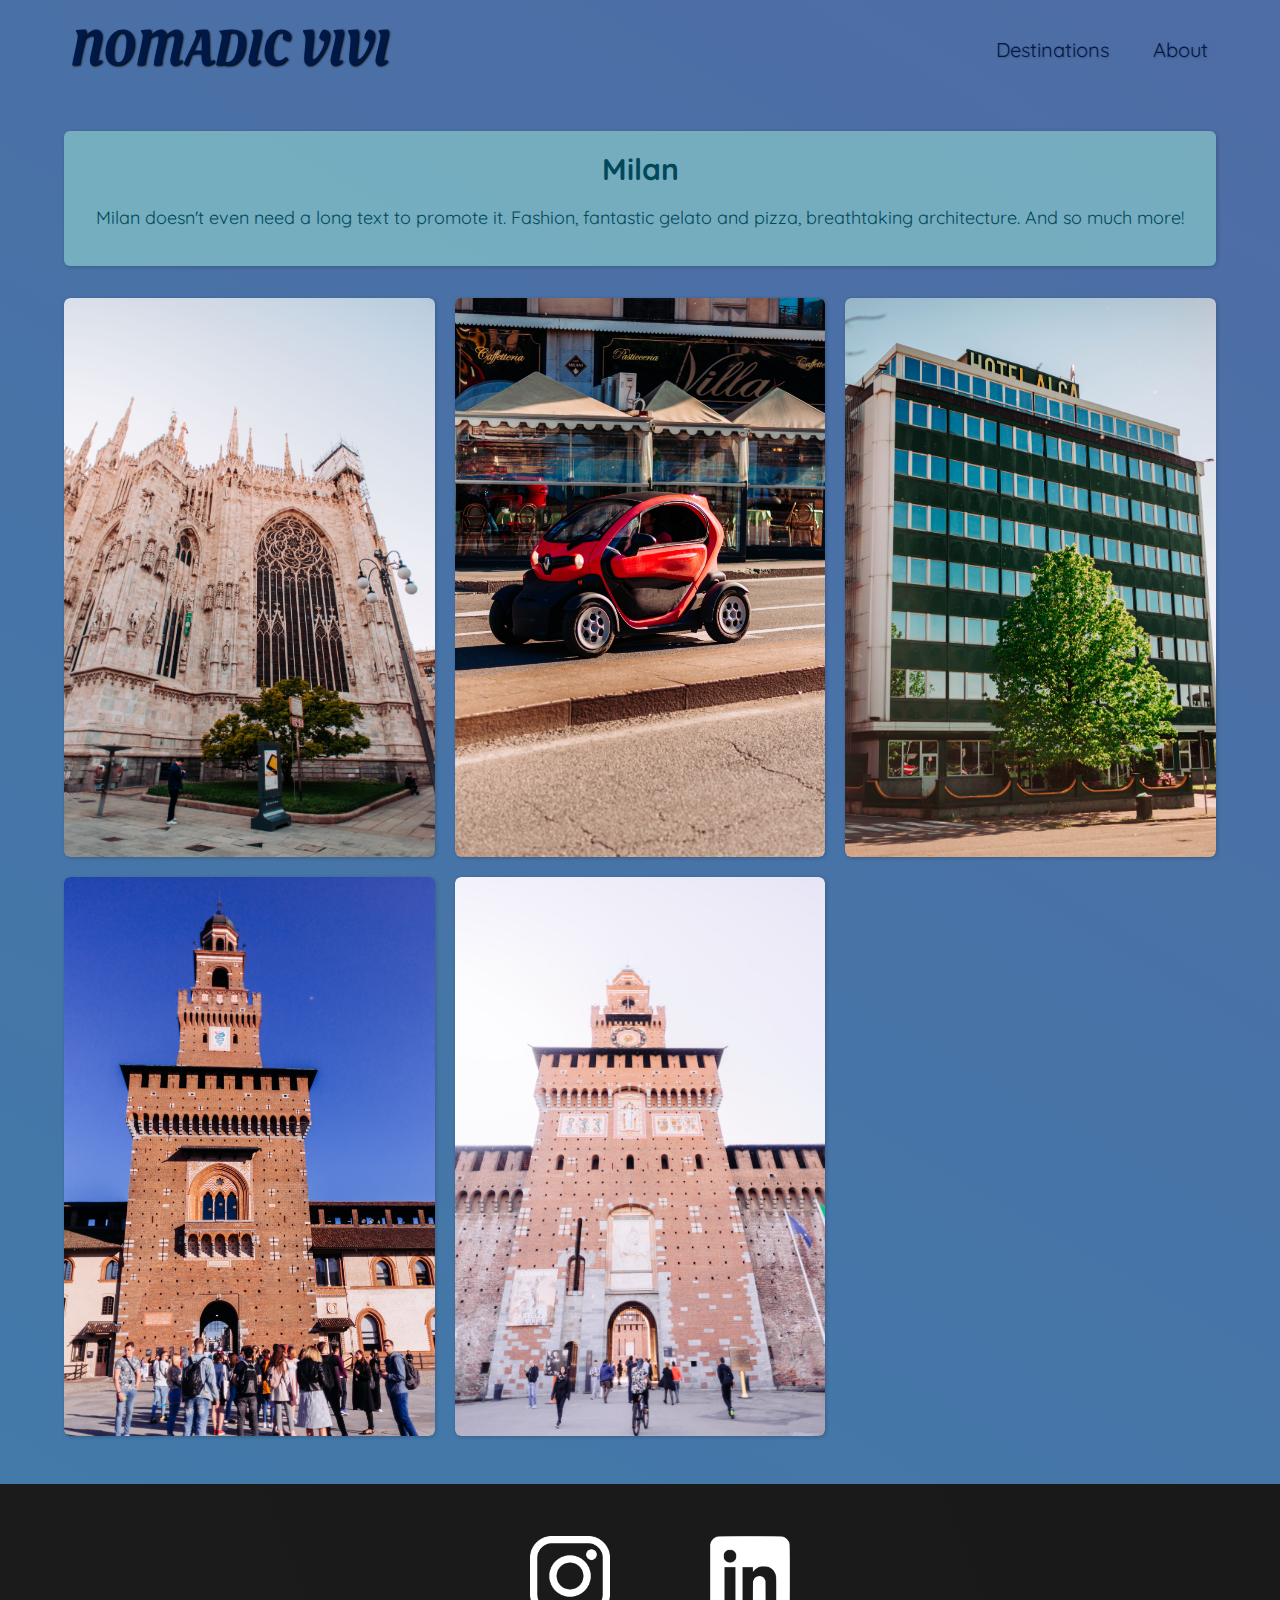
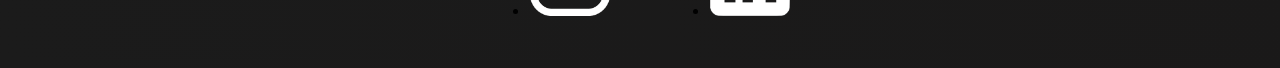
<file: milan.html>
<!DOCTYPE html>
<html lang="en">
  <head>
    <meta charset="UTF-8" />
    <link
      href="https://fonts.googleapis.com/css2?family=Raleway:wght@700&family=Oleo+Script:wght@700&family=Quicksand:wght@300;500;700&display=swap"
      rel="stylesheet"
    />
    <link rel="stylesheet" href="explore.css" />
    <link rel="icon" href="images/travel-bag.ico" 
    type="images/x-icon">
    <title>Milan</title>
  </head>

  <body>
    <header>
      <div id="page-logo">
        <a href="/index.html">Nomadic Vivi</a>
      </div>
      <nav>
        <ul>
          <li><a href="/places.html">Destinations</a></li>
          <li><a href="/about.html">About</a></li>
        </ul>
      </nav>
    </header>

    <main>
      <div class="text">
        <div class="city-name" data-tooltip="Learn More">
          <a href="https://en.wikipedia.org/wiki/Milan"><h2>Milan</h2></a>
        </div>
        <p>
          Milan doesn't even need a long text to promote it. Fashion, fantastic
          gelato and pizza, breathtaking architecture. And so much more!
        </p>
      </div>

      <div class="image">
        <li>
          <img src="/images/milan.jpg" alt="" />
        </li>
        <li>
          <img src="/images/milan (2).jpg" alt="" />
        </li>
        <li>
          <img src="/images/milan (3).jpg" alt="" />
        </li>
        <li>
          <img src="/images/milan (4).jpg" alt="" />
        </li>
        <li>
          <img src="/images/milan (5).jpg" alt="" />
        </li>
      </div>

      <div class="popup-image">
        <span>&times;</span>
        <img src="/images/milan.jpg" alt="" />
      </div>
    </main>

    <script>document.querySelectorAll(".image img").forEach(image => {
      image.onclick = () =>{
      document.querySelector(".popup-image"). style.display ='block';
      document.querySelector(".popup-image img").src = image.getAttribute('src');
      }
    });
    
    document.querySelector(".popup-image span").onclick = () => {
      document.querySelector(".popup-image").style.display ='none';
    }
    </script>
    <footer>
      <ul>
        <li>
          <a href="https://instagram.com"
            ><img src="/images/insta.png" alt="Instagram logo"
          /></a>
        </li>
        <li>
          <a href="https://www.linkedin.com/in/viktoriia-kuralekh-69396813b/"
            ><img src="/images/linkedin.png" alt="Linkedin logo"
            /></a>
        </li>
      </ul>
    </footer>
  </body>
</html>
</file>
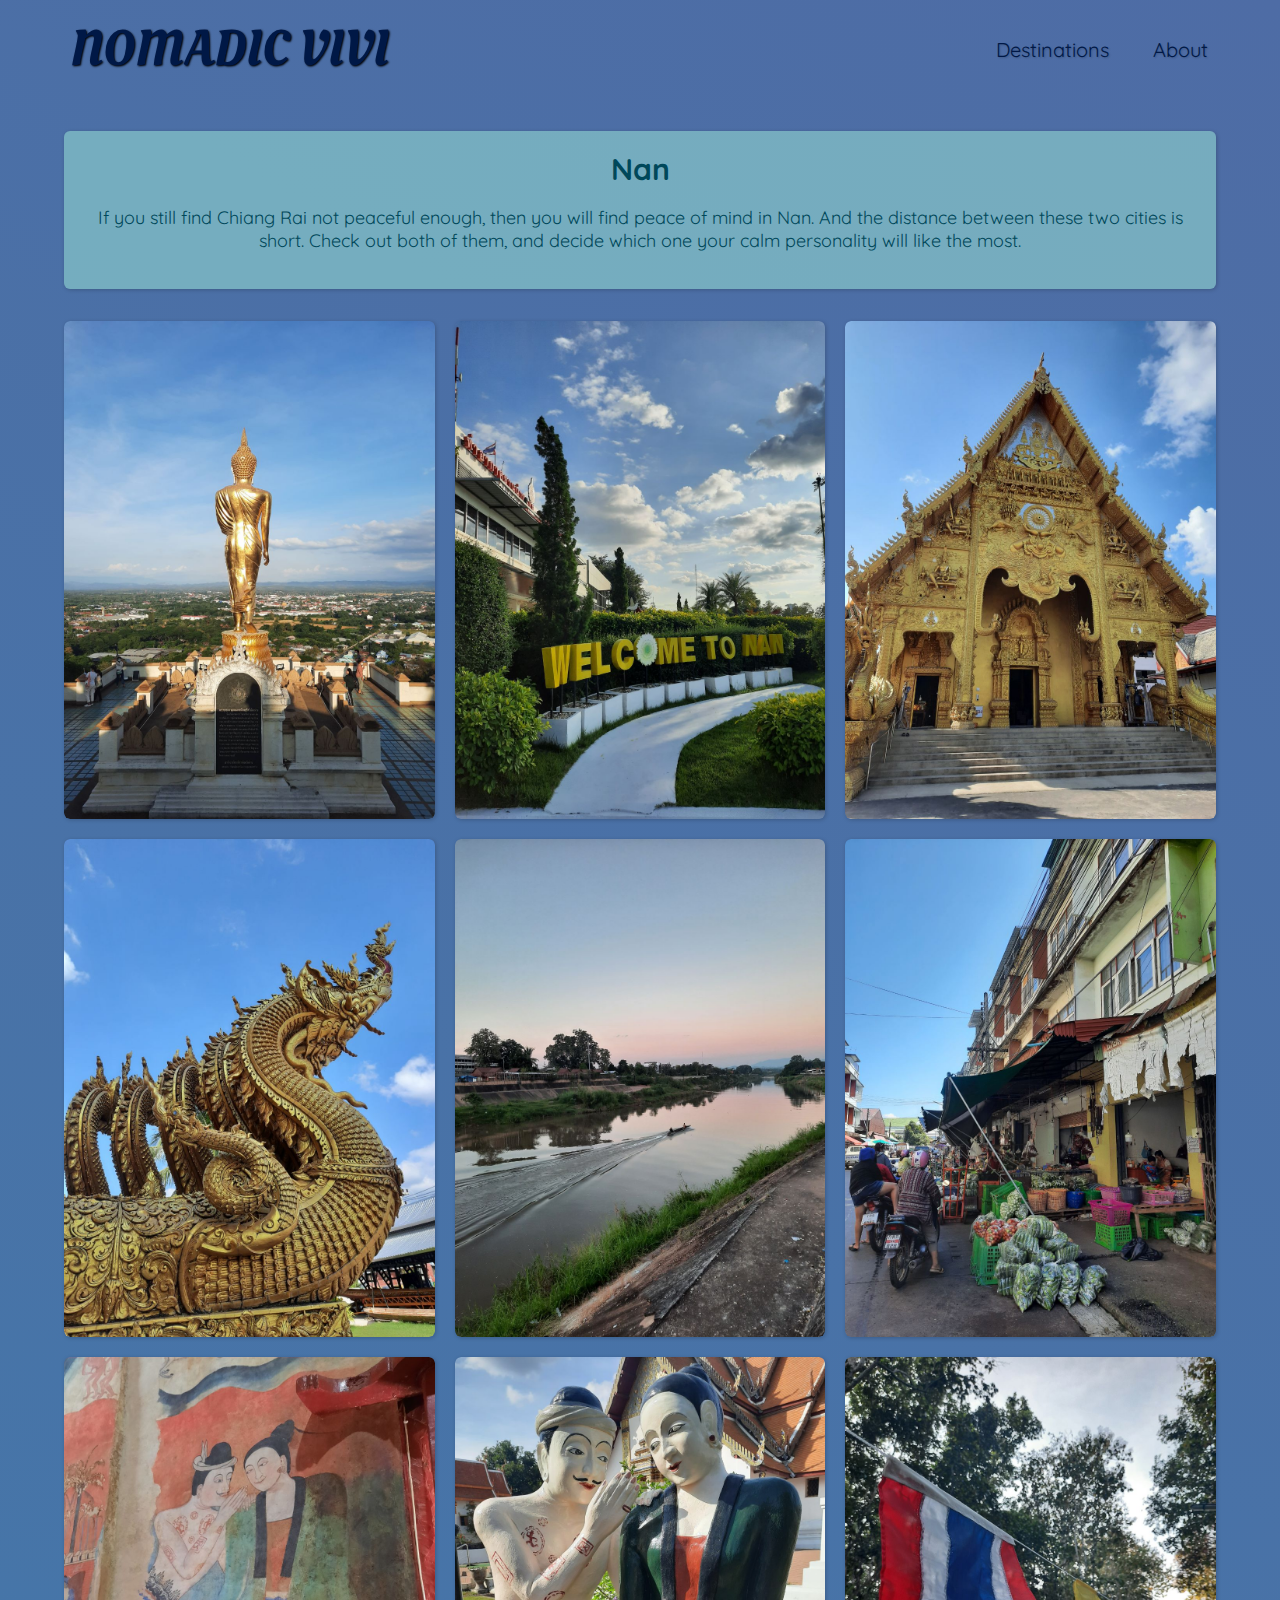
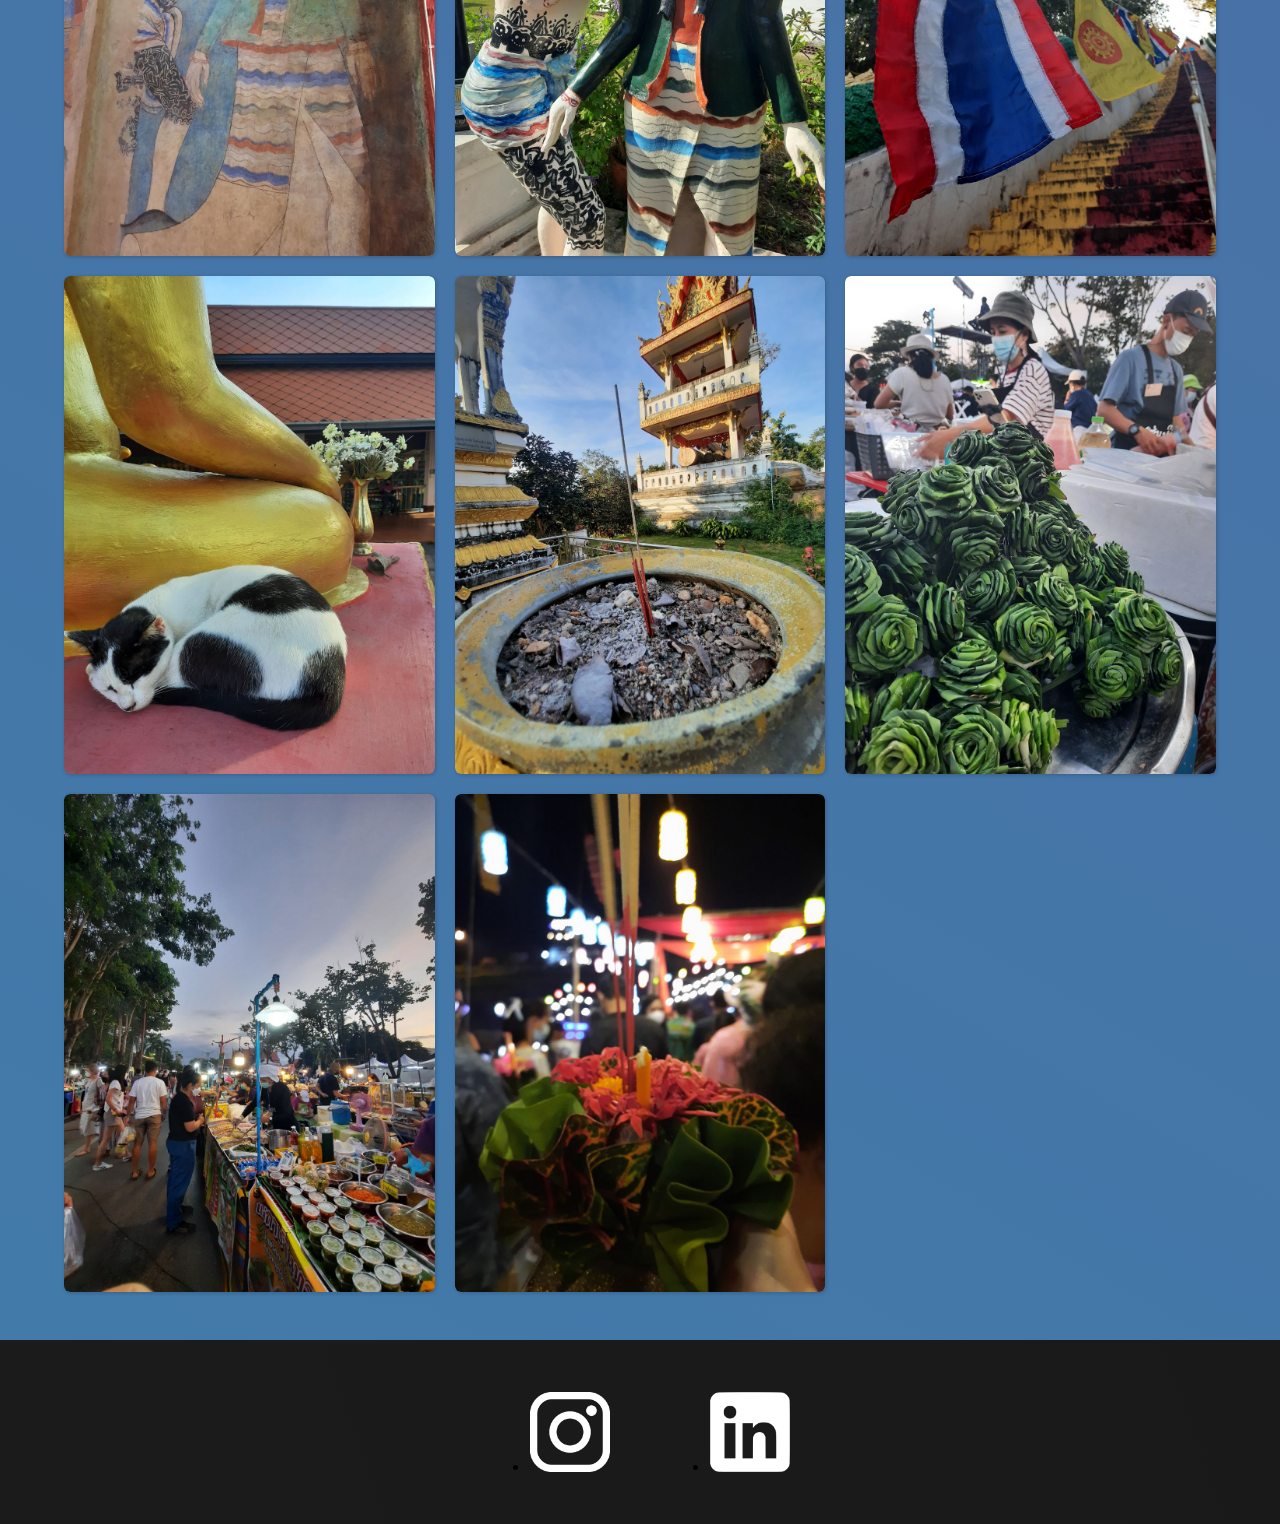
<file: nan.html>
<!DOCTYPE html>
<html lang="en">
  <head>
    <meta charset="UTF-8" />
    <link
      href="https://fonts.googleapis.com/css2?family=Raleway:wght@700&family=Oleo+Script:wght@700&family=Quicksand:wght@300;500;700&display=swap"
      rel="stylesheet"
    />
    <link rel="stylesheet" href="explore.css" />
    <link rel="icon" href="images/travel-bag.ico" 
    type="images/x-icon">
    <title>Nan</title>
  </head>

  <body>
    <header>
      <div id="page-logo">
        <a href="/index.html">Nomadic Vivi</a>
      </div>
      <nav>
        <ul>
          <li><a href="/places.html">Destinations</a></li>
          <li><a href="/about.html">About</a></li>
        </ul>
      </nav>
    </header>

    <main>
      <div class="text">
        <div class="city-name" data-tooltip="Learn More">
          <a href="https://en.wikipedia.org/wiki/Nan,_Thailand"><h2>Nan</h2></a>
        </div>
        <p>
          If you still find Chiang Rai not peaceful enough, then you will find
          peace of mind in Nan. And the distance between these two cities is
          short. Check out both of them, and decide which one your calm
          personality will like the most.
        </p>
      </div>
      <div class="image">
        <li>
          <img src="/images/nan.jpg" alt="" />
        </li>
        <li>
          <img src="/images/nan (2).jpg" alt="" />
        </li>
        <li>
          <img src="/images/nan (3).jpg" alt="" />
        </li>
        <li>
          <img src="/images/nan (4).jpg" alt="" />
        </li>
        <li>
          <img src="/images/nan (5).jpg" alt="" />
        </li>
        <li>
          <img src="/images/nan (6).jpg" alt="" />
        </li>
        <li>
          <img src="/images/nan (7).jpg" alt="" />
        </li>
        <li>
          <img src="/images/nan (8).jpg" alt="" />
        </li>
        <li>
          <img src="/images/nan (9).jpg" alt="" />
        </li>
        <li>
          <img src="/images/nan (10).jpg" alt="" />
        </li>
        <li>
          <img src="/images/nan (11).jpg" alt="" />
        </li>
        <li>
          <img src="/images/nan (12).jpg" alt="" />
        </li>
        <li>
          <img src="/images/nan (13).jpg" alt="" />
        </li>
        <li>
          <img src="/images/nan (14).jpg" alt="" />
        </li>
      </div>

      <div class="popup-image">
        <span>&times;</span>
        <img src="/images/nan.jpg" alt="" />
      </div>
    </main>
    <script>document.querySelectorAll(".image img").forEach(image => {
      image.onclick = () =>{
      document.querySelector(".popup-image"). style.display ='block';
      document.querySelector(".popup-image img").src = image.getAttribute('src');
      }
    });
    
    document.querySelector(".popup-image span").onclick = () => {
      document.querySelector(".popup-image").style.display ='none';
    }
    </script>
    
    <footer>
      <ul>
        <li>
          <a href="https://instagram.com"
            ><img src="/images/insta.png" alt="Instagram logo"
          /></a>
        </li>
        <li>
          <a href="https://www.linkedin.com/in/viktoriia-kuralekh-69396813b/"
            ><img src="/images/linkedin.png" alt="Linkedin logo"
            /></a>
        </li>
      </ul>
    </footer>
  </body>
</html>
</file>
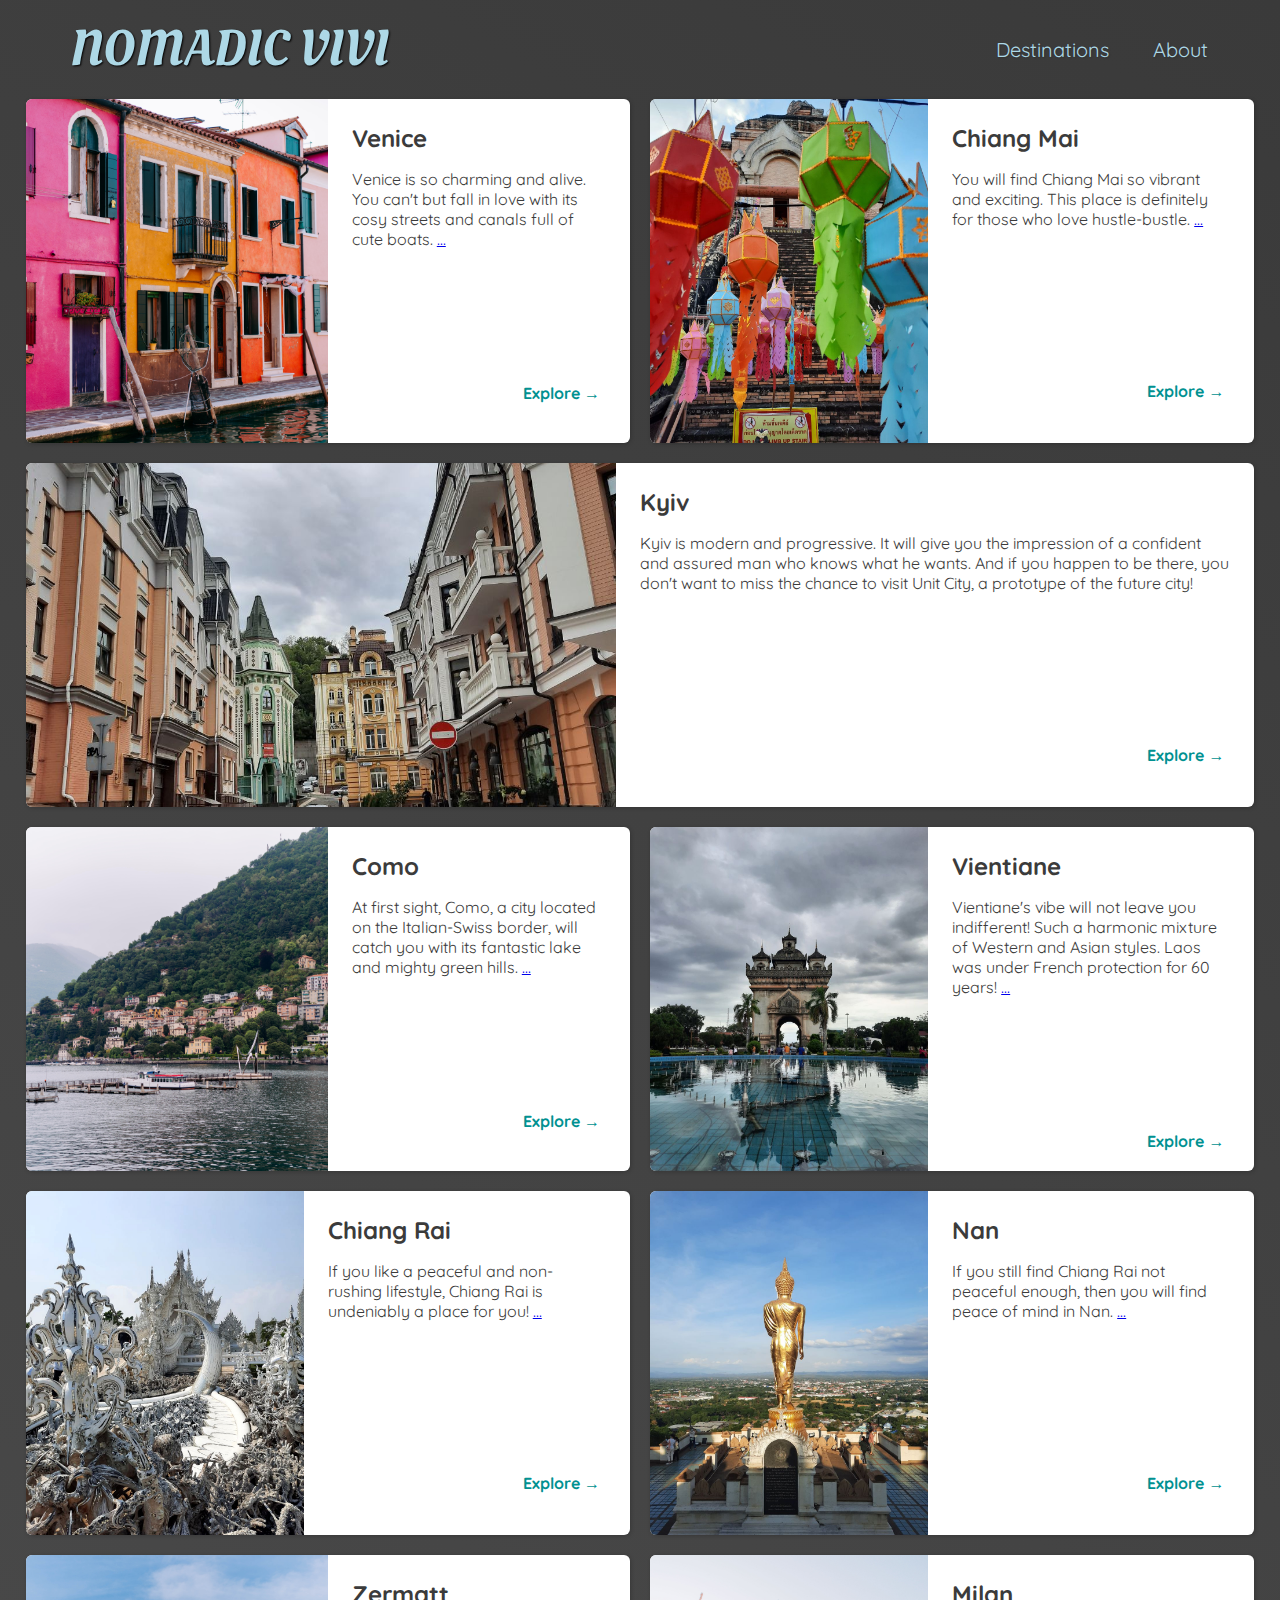
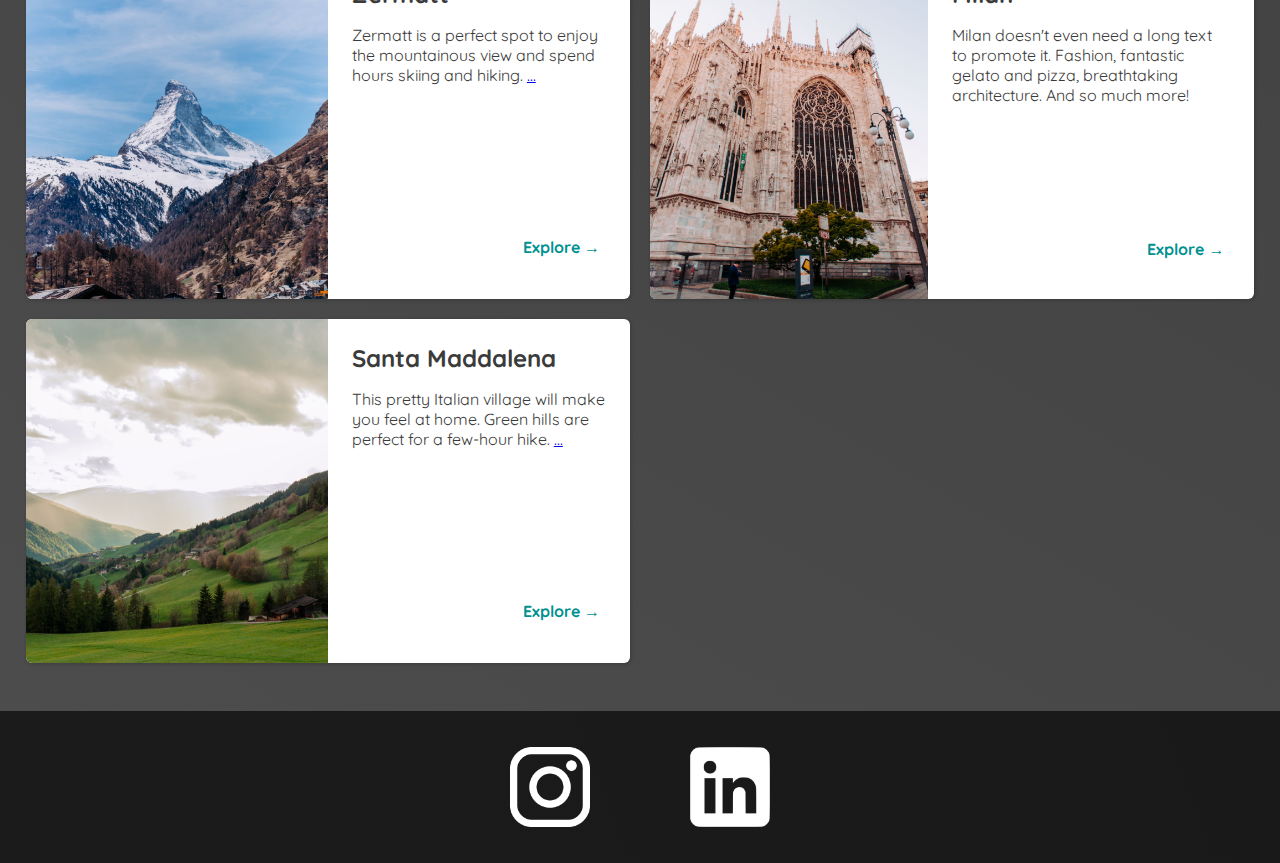
<file: places.html>
<!DOCTYPE html>
<html lang="en">
  <head>
    <meta charset="UTF-8" />
    <link
      href="https://fonts.googleapis.com/css2?family=Raleway:wght@700&family=Oleo+Script:wght@700&family=Quicksand:wght@300;500;700&display=swap"
      rel="stylesheet"
    />
    <link rel="stylesheet" href="shared.css" />
    <link rel="stylesheet" href="places.css" />
    <link rel="icon" href="images/travel-bag.ico" 
    type="images/x-icon">
    <title>Destinations</title>
  </head>

  <body>
    <header>
      <div id="page-logo">
        <a href="/index.html">Nomadic Vivi</a>
      </div>
      <nav>
        <ul>
          <li><a href="/places.html">Destinations</a></li>
          <li><a href="/about.html">About</a></li>
        </ul>
      </nav>
    </header>

    <main>
      <div class="all-cities">
        <li>
          <img src="images/venice-land.jpg" alt="City of Venice" />
          <div class="item-content">
            <div>
              <h2>Venice</h2>
              <p class="description">
                Venice is so charming and alive. You can't but fall in love with its cosy streets and canals full of cute boats. <span class="threedots" data-tooltip="Read More"><a href="/explore/venice.html">...</a></span>
              </p>
            </div>
            <div class="actions">
              <a href="venice.html">Explore &#x2192</a>
            </div>
          </div>
        </li>

        <li>
          <img src="images/chiang mai.jpg" alt="Chiang Mai" />
          <div class="item-content">
            <div>
              <h2>Chiang Mai</h2>
              <p class="description">
                You will find Chiang Mai so vibrant and exciting. This place is definitely for those who love hustle-bustle.  <span class="threedots" data-tooltip="Read More"><a href="/explore/chiang mai.html">...</a></span>
                
              </p>
            </div>
            <div class="actions">
              <a href="chiang mai.html">Explore &#x2192</a>
            </div>
          </div>
        </li>

        <li>
          <img src="images/kiev.jpg" alt="Kiev" />
          <div class="item-content">
            <div>
              <h2>Kyiv</h2>
              <p>
                Kyiv is modern and progressive. It will give you the impression of a confident and assured man who knows what he wants. And if you happen to be there, you don't want to miss the chance to visit Unit City, a prototype of the future city!
              </p>
            </div>
            <div class="actions">
              <a href="kyiv.html">Explore &#x2192</a>
            </div>
          </div>
        </li>
  
        <li>
          <img src="images/como.jpg" alt="Como" />
          <div class="item-content">
            <div>
              <h2>Como</h2>
              <p class="description">
                At first sight, Como, a city located on the Italian-Swiss border, will catch you with its fantastic lake and mighty green hills.  <span class="threedots" data-tooltip="Read More"><a href="/explore/como.html">...</a></span>
                
              </p>
            </div>
            <div class="actions">
              <a href="como.html">Explore &#x2192</a>
            </div>
          </div>
        </li>
        
        <li>
          <img src="images/vientiane.jpg" alt="Vientiane" />
          <div class="item-content">
            <div>
              <h2>Vientiane</h2>
              <p class="description">
                Vientiane's vibe will not leave you indifferent! Such a harmonic mixture of Western and Asian styles. Laos was under French protection for 60 years! <span class="threedots" data-tooltip="Read More"><a href="/explore/vientiane.html">...</a></span>
                
              </p>
            </div>
            <div class="actions">
              <a href="vientiane.html">Explore &#x2192</a>
            </div>
          </div>
        </li>

        <li>
          <img src="images/chiang rai.jpg" alt="Chiang Rai" />
          <div class="item-content">
            <div>
              <h2>Chiang Rai</h2>
              <p class="description">
                If you like a peaceful and non-rushing lifestyle, Chiang Rai is undeniably a place for you!  <span class="threedots" data-tooltip="Read More"><a href="/explore/chiang rai.html">...</a></span>
                
              </p>
            </div>
            <div class="actions">
              <a href="chiang rai.html"
                >Explore &#x2192</a
              >
            </div>
          </div>
        </li>

        <li>
          <img src="images/nan.jpg" alt="Nan" />
          <div class="item-content">
            <div>
              <h2>Nan</h2>
              <p class="description">
                If you still find Chiang Rai not peaceful enough, then you will find peace of mind in Nan.  <span class="threedots" data-tooltip="Read More"><a href="/explore/nan.html">...</a></span>
                
              </p>
            </div>
            <div class="actions">
              <a href="nan.html">Explore &#x2192</a>
            </div>
          </div>
        </li>

        <li>
          <img src="images/zermatt.jpg" alt="Zermatt" />
          <div class="item-content">
            <div>
              <h2>Zermatt</h2>
              <p class="description">
                Zermatt is a perfect spot to enjoy the mountainous view and spend hours skiing and hiking.  <span class="threedots" data-tooltip="Read More"><a href="/explore/zermatt.html">...</a></span>
                
              </p>
            </div>
            <div class="actions">
              <a href="zermatt.html">Explore &#x2192</a>
            </div>
          </div>
        </li>

        <li>
          <img src="images/milan.jpg" alt="Milan" />
          <div class="item-content">
            <div>
              <h2>Milan</h2>
              <p class="description">
                Milan doesn't even need a long text to promote it. Fashion, fantastic gelato and pizza, breathtaking architecture. And so much more!
              </p>
            </div>
            <div class="actions">
              <a href="milan.html">Explore &#x2192</a>
            </div>
          </div>
        </li>
        
        <li>
          <img src="images/santa maddalena.jpg" alt="Santa Maddalena" />
          <div class="item-content">
            <div>
              <h2>Santa Maddalena</h2>
              <p class="description">
                This pretty Italian village will make you feel at home. Green hills are perfect for a few-hour hike.  <span class="threedots" data-tooltip="Read More"><a href="/explore/santa maddalena.html">...</a></span>
                
              </p>
            </div>
            <div class="actions">
              <a href="santa maddalena.html">Explore &#x2192</a>
            </div>
          </div>
        </li>
      </div>
      
    </main>

    <footer>
      <ul>
        <li>
          <a href="https://www.instagram.com/vkuraleh/"
            ><img src="images/insta.png" alt="Instagram logo"
          /></a>
        </li>
        <li>
          <a href="https://www.linkedin.com/in/viktoriia-kuralekh-69396813b/"
            ><img src="images/linkedin.png" alt="Linkedin logo"
            /></a>
        </li>
      </ul>
    </footer>
  </body>
</html>
</file>
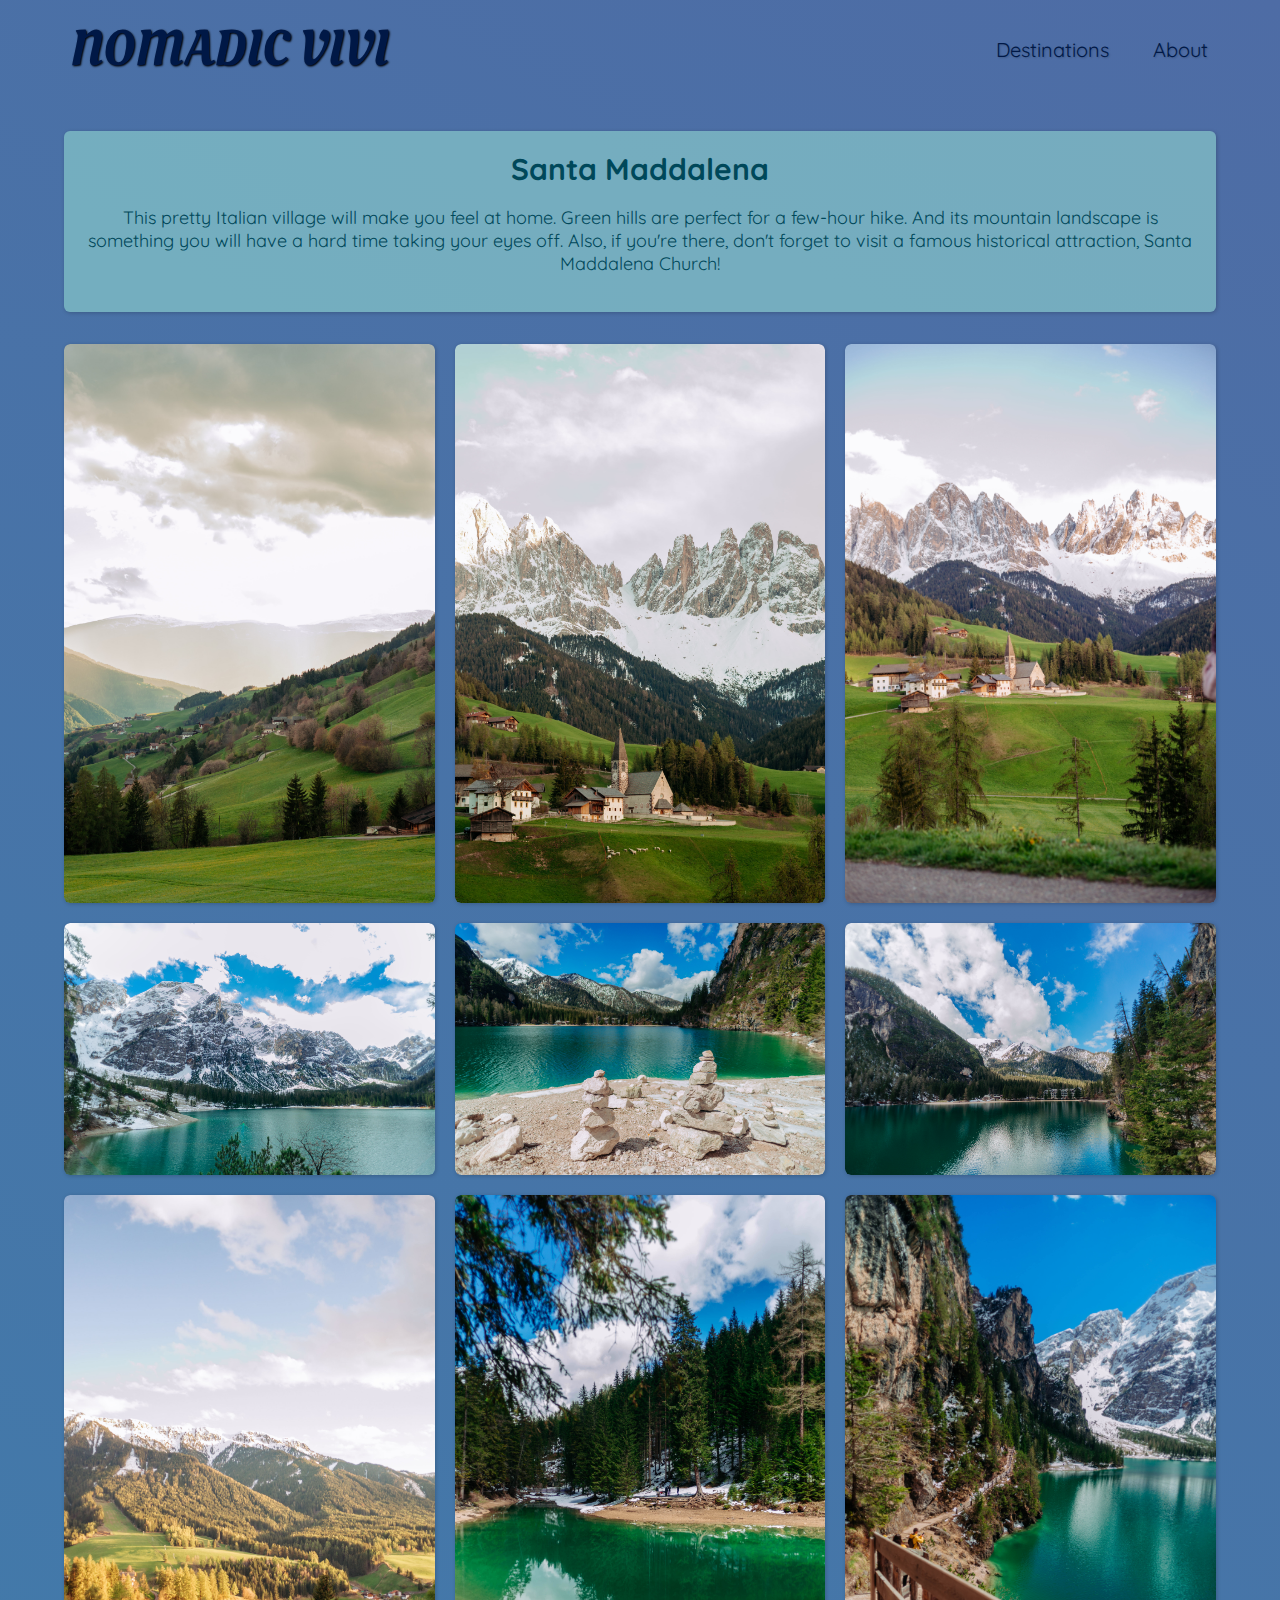
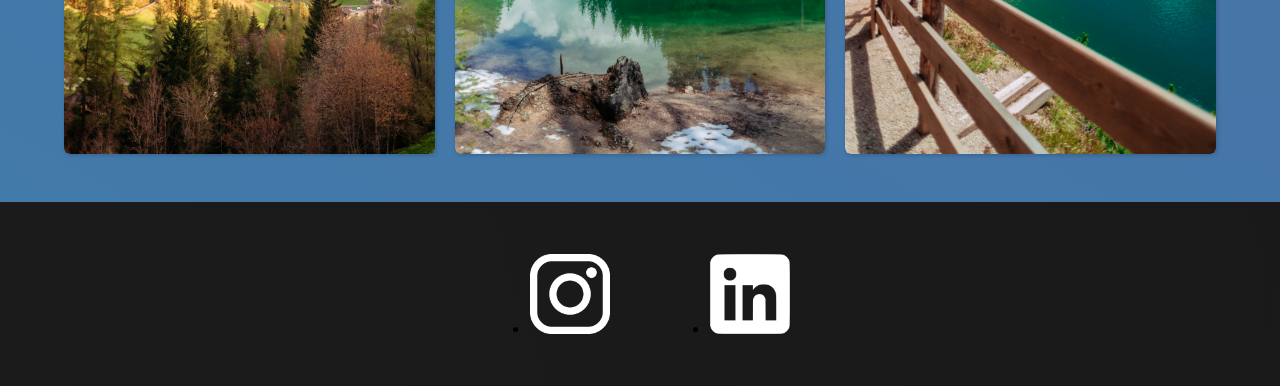
<file: santa maddalena.html>
<!DOCTYPE html>
<html lang="en">
  <head>
    <meta charset="UTF-8" />
    <link
      href="https://fonts.googleapis.com/css2?family=Raleway:wght@700&family=Oleo+Script:wght@700&family=Quicksand:wght@300;500;700&display=swap"
      rel="stylesheet"
    />
    <link rel="stylesheet" href="explore.css" />
    <title>Santa Maddalena</title>
    <link rel="icon" href="images/travel-bag.ico" 
    type="images/x-icon">
  </head>

  <body>
    <header>
      <div id="page-logo">
        <a href="/index.html">Nomadic Vivi</a>
      </div>
      <nav>
        <ul>
          <li><a href="/places.html">Destinations</a></li>
          <li><a href="/about.html">About</a></li>
        </ul>
      </nav>
    </header>

    <main>
      <div class="text">
        <div class="city-name" data-tooltip="Learn More">
          <a
            href="https://wanderyourway.com/why-you-need-to-visit-the-beautiful-santa-maddalena-italy/"
            ><h2>Santa Maddalena</h2></a
          >
        </div>
        <p>
          This pretty Italian village will make you feel at home. Green hills
          are perfect for a few-hour hike. And its mountain landscape is
          something you will have a hard time taking your eyes off. Also, if
          you're there, don't forget to visit a famous historical attraction,
          Santa Maddalena Church!
        </p>
      </div>

      <div class="image">
        <li>
          <img
            src="/images/santa maddalena.jpg"
            alt=""
          />
        </li>
        <li>
          <img
            src="/images/santa maddalena (2).jpg"
            alt=""
          />
        </li>
        <li>
          <img
            src="/images/santa maddalena (3).jpg"
            alt=""
          />
        </li>
        <li>
          <img
            src="/images/santa maddalena (4).jpg"
            alt=""
          />
        </li>
        <li>
          <img
            src="/images/santa maddalena (5).jpg"
            alt=""
          />
        </li>
        <li>
          <img
            src="/images/santa maddalena (6).jpg"
            alt=""
          />
        </li>
        <li>
          <img
            src="/images/santa maddalena (7).jpg"
            alt=""
          />
        </li>
        <li>
          <img
            src="/images/santa maddalena (8).jpg"
            alt=""
          />
        </li>
        <li>
          <img
            src="/images/santa maddalena (9).jpg"
            alt=""
          />
        </li>
      </div>

      <div class="popup-image">
        <span>&times;</span>
        <img src="/images/santa maddalena.jpg" alt="" />
      </div>
    </main>

    <script>document.querySelectorAll(".image img").forEach(image => {
      image.onclick = () =>{
      document.querySelector(".popup-image"). style.display ='block';
      document.querySelector(".popup-image img").src = image.getAttribute('src');
      }
    });
    
    document.querySelector(".popup-image span").onclick = () => {
      document.querySelector(".popup-image").style.display ='none';
    }
    </script>
    <footer>
      <ul>
        <li>
          <a href="https://instagram.com"
            ><img src="/images/insta.png" alt="Instagram logo"
          /></a>
        </li>
        <li>
          <a href="https://www.linkedin.com/in/viktoriia-kuralekh-69396813b/"
            ><img src="/images/linkedin.png" alt="Linkedin logo"
            /></a>
        </li>
      </ul>
    </footer>
  </body>
</html>
</file>
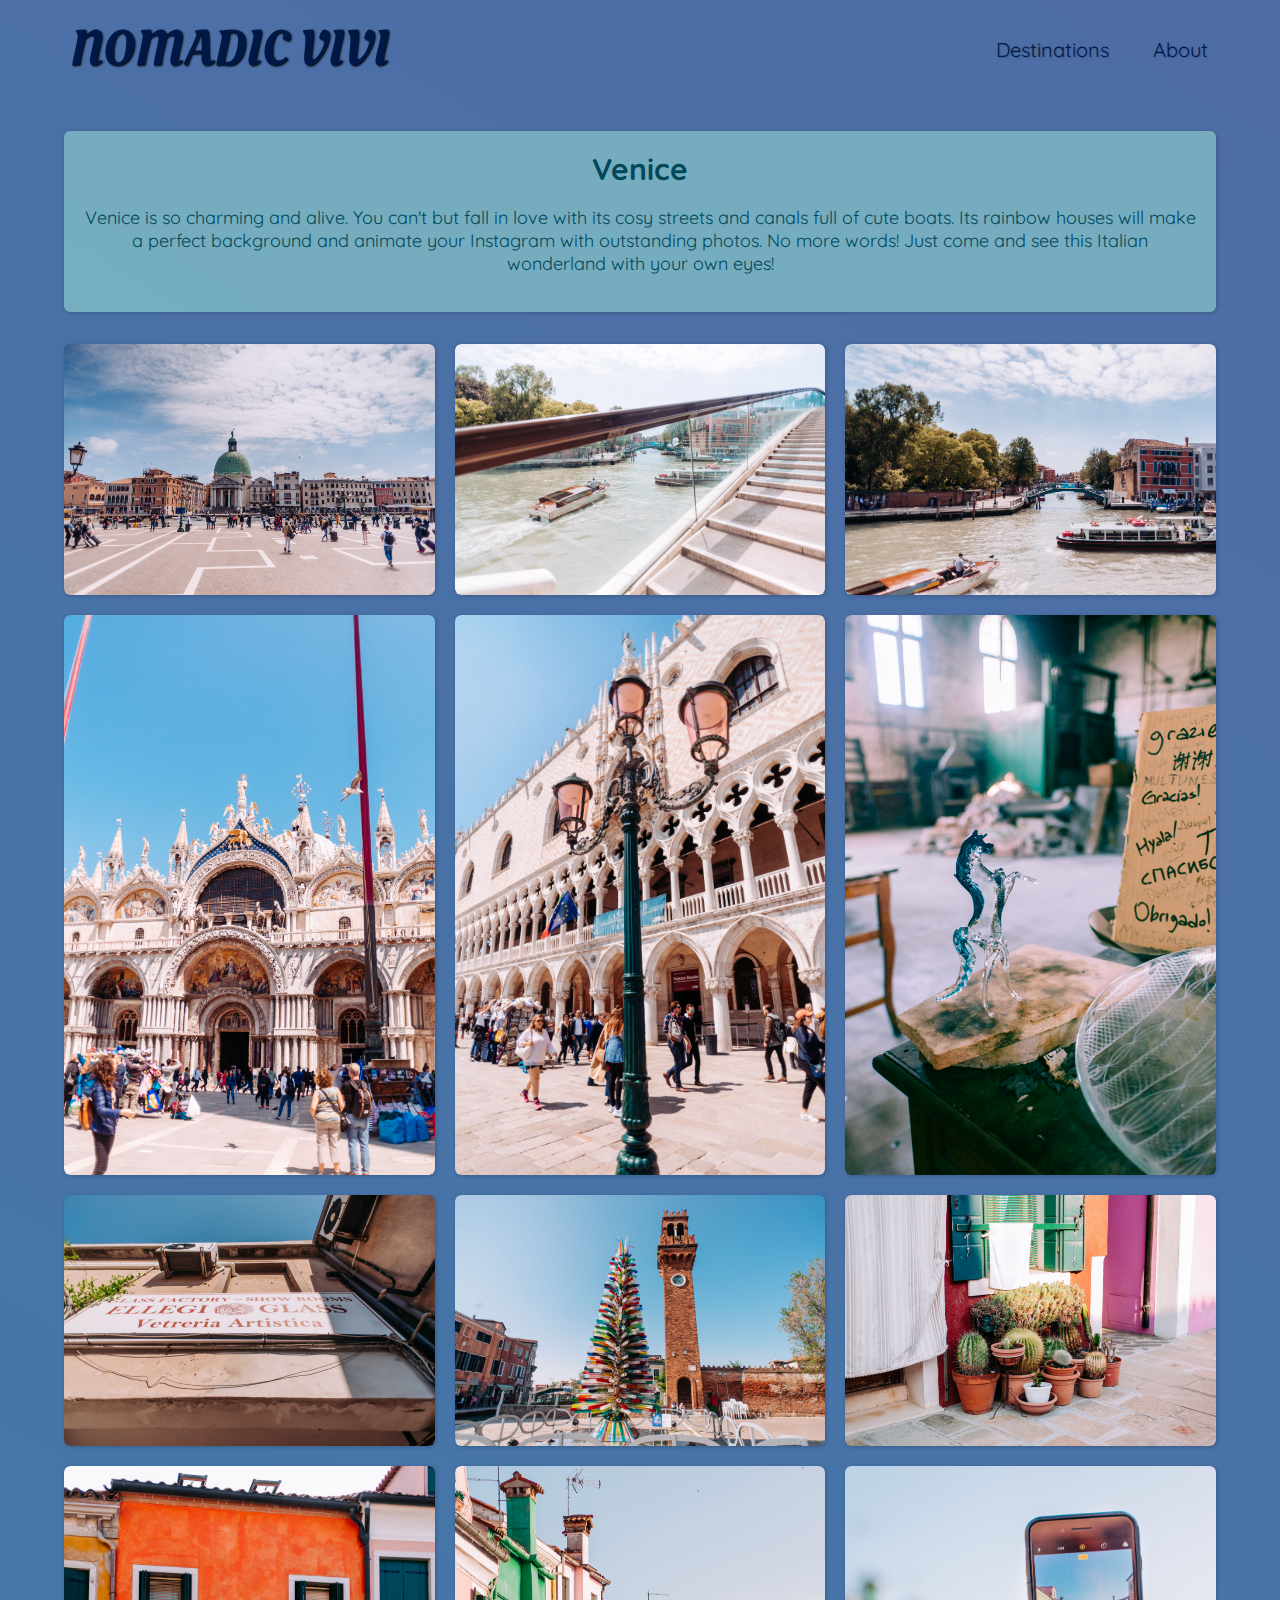
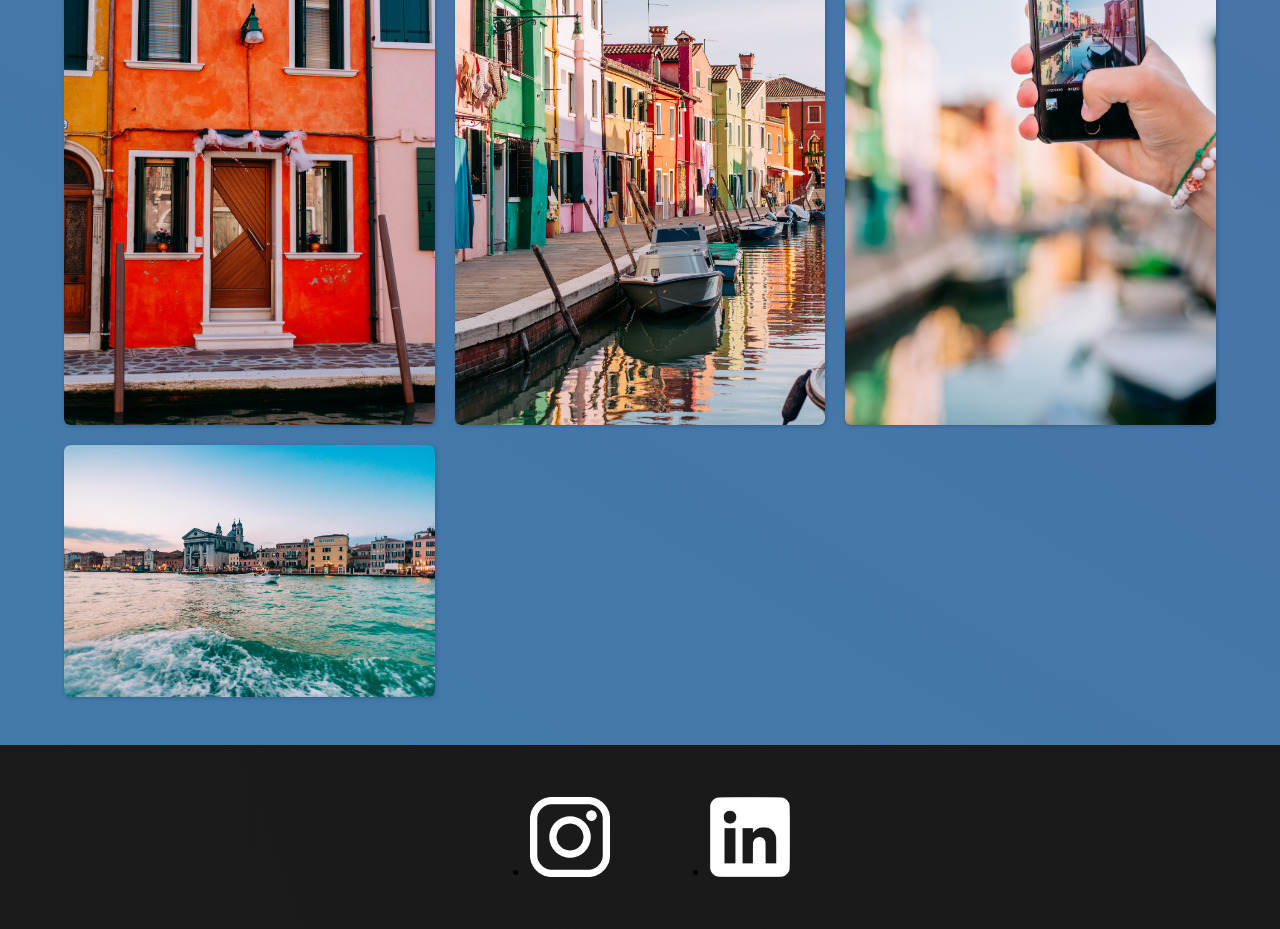
<file: venice.html>
<!DOCTYPE html>
<html lang="en">
  <head>
    <meta charset="UTF-8" />
    <link
      href="https://fonts.googleapis.com/css2?family=Raleway:wght@700&family=Oleo+Script:wght@700&family=Quicksand:wght@300;500;700&display=swap"
      rel="stylesheet"
    />
    <link rel="stylesheet" href="explore.css" />
    <link rel="icon" href="images/travel-bag.ico" 
    type="images/x-icon">
    <title>Venice</title>
  </head>

  <body>
    <header>
      <div id="page-logo">
        <a href="/index.html">Nomadic Vivi</a>
      </div>
      <nav>
        <ul>
          <li><a href="/places.html">Destinations</a></li>
          <li><a href="/about.html">About</a></li>
        </ul>
      </nav>
    </header>

    <main>
      <div class="text">
        <div class="city-name" data-tooltip="Learn More">
          <a href="https://en.wikipedia.org/wiki/Venice"><h2>Venice</h2></a>
        </div>
        <p>
          Venice is so charming and alive. You can't but fall in love with its
          cosy streets and canals full of cute boats. 
          Its rainbow houses will
          make a perfect background and animate your Instagram with outstanding
          photos.
          No more words! Just come and see this Italian wonderland with
          your own eyes!</p>
        
      </div>

      <div class="image">
        <li>
          <img src="/images/venice.jpg" alt="" />
        </li>
        <li>
          <img src="/images/venice (2).jpg" alt="" />
        </li>
        <li>
          <img src="/images/venice (3).jpg" alt="" />
        </li>
        <li>
          <img src="/images/venice (4).jpg" alt="" />
        </li>
        <li>
          <img src="/images/venice (5).jpg" alt="" />
        </li>
        <li>
          <img src="/images/venice (6).jpg" alt="" />
        </li>
        <li>
          <img src="/images/venice (7).jpg" alt="" />
        </li>
        <li>
          <img src="/images/venice (8).jpg" alt="" />
        </li>
        <li>
          <img src="/images/venice (9).jpg" alt="" />
        </li>
        <li>
          <img src="/images/venice (10).jpg" alt="" />
        </li>
        <li>
          <img src="/images/venice (11).jpg" alt="" />
        </li>
        <li>
          <img src="/images/venice (12).jpg" alt="" />
        </li>
        <li>
          <img src="/images/venice (13).jpg" alt="" />
        </li>
      </div>

      <div class="popup-image">
        <span>&times;</span>
        <img src="/images/venice.jpg" alt="" />
      </div>
    </main>
    <script>document.querySelectorAll(".image img").forEach(image => {
      image.onclick = () =>{
      document.querySelector(".popup-image"). style.display ='block';
      document.querySelector(".popup-image img").src = image.getAttribute('src');
      }
    });
    
    document.querySelector(".popup-image span").onclick = () => {
      document.querySelector(".popup-image").style.display ='none';
    }
    </script>

   

    <footer>
      <ul>
        <li>
          <a href="https://instagram.com"
            ><img src="/images/insta.png" alt="Instagram logo"
          /></a>
        </li>
        <li>
          <a href="https://www.linkedin.com/in/viktoriia-kuralekh-69396813b/"
            ><img src="/images/linkedin.png" alt="Linkedin logo"
            /></a>
        </li>
      </ul>
    </footer>
  </body>
</html>
</file>
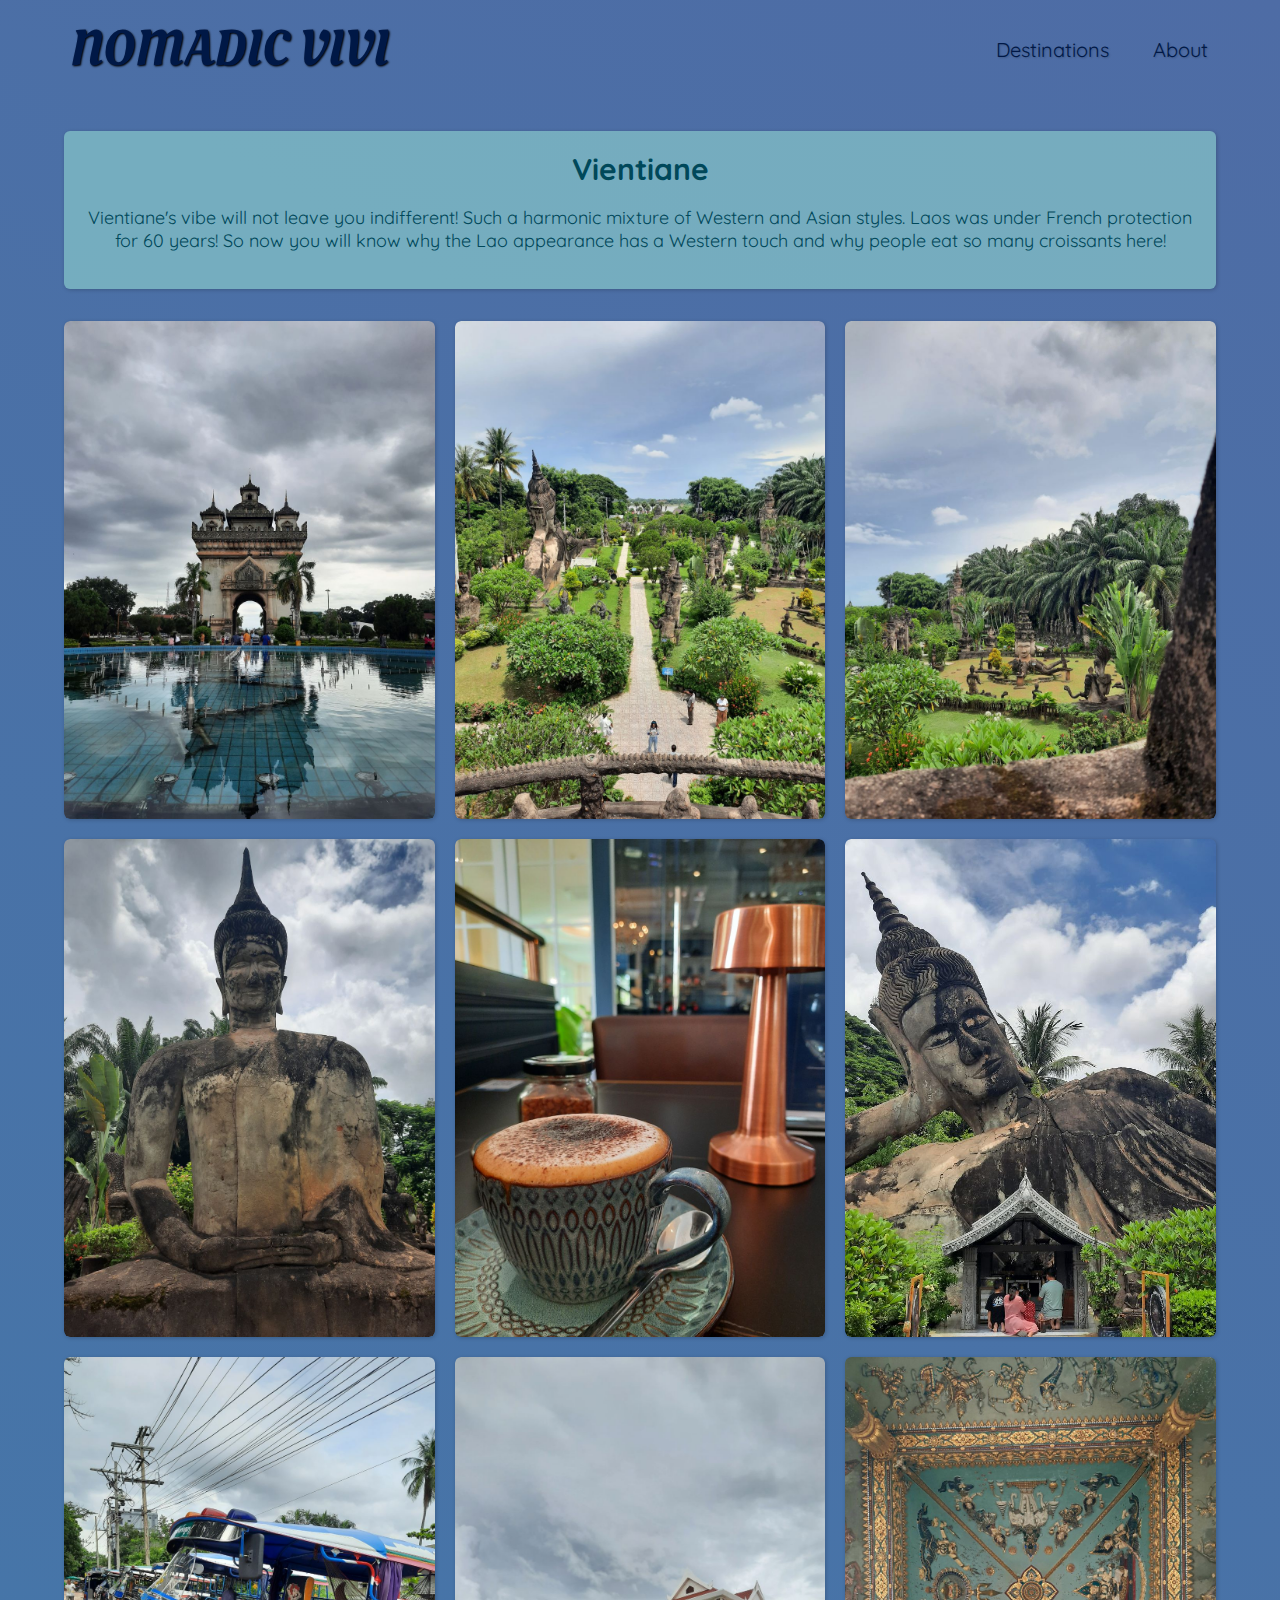
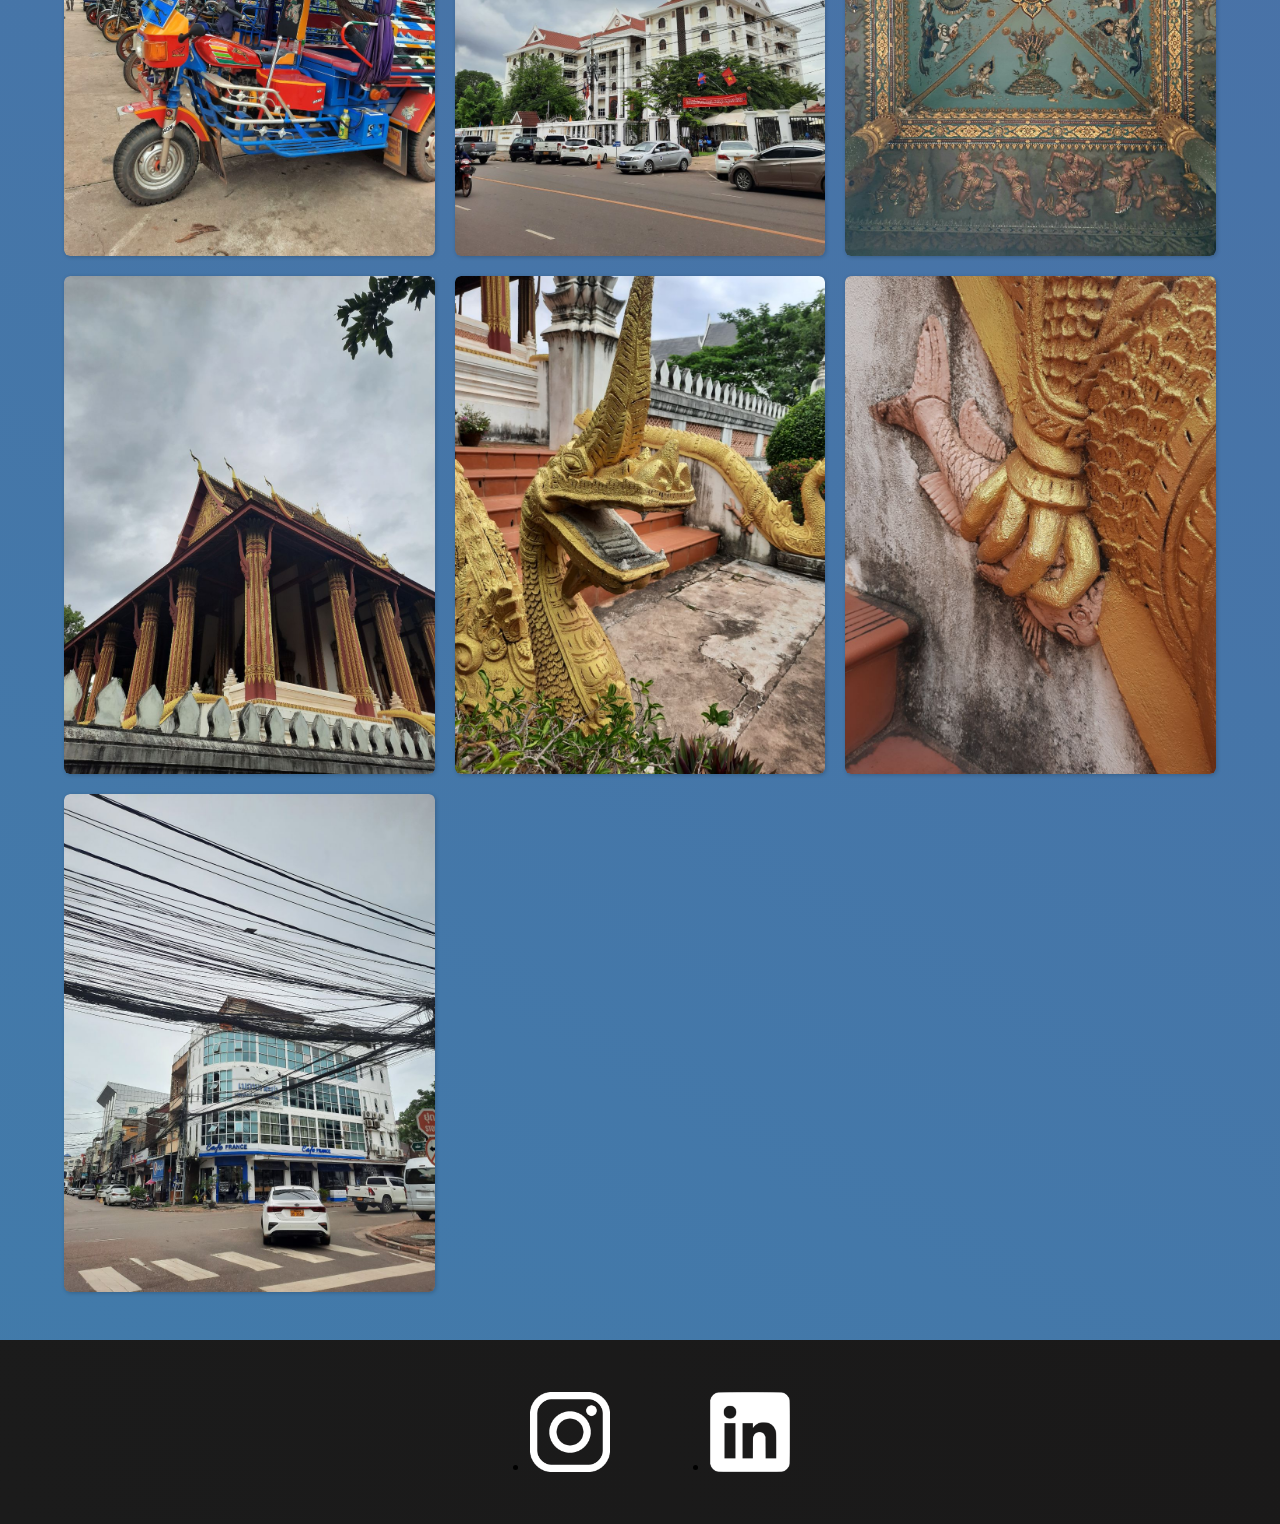
<file: vientiane.html>
<!DOCTYPE html>
<html lang="en">
  <head>
    <meta charset="UTF-8" />
    <link
      href="https://fonts.googleapis.com/css2?family=Raleway:wght@700&family=Oleo+Script:wght@700&family=Quicksand:wght@300;500;700&display=swap"
      rel="stylesheet"
    />
    <link rel="stylesheet" href="explore.css" />
    <link rel="icon" href="images/travel-bag.ico" 
    type="images/x-icon">
    <title>Vientiane</title>
  </head>

  <body>
    <header>
      <div id="page-logo">
        <a href="/index.html">Nomadic Vivi</a>
      </div>
      <nav>
        <ul>
          <li><a href="/places.html">Destinations</a></li>
          <li><a href="/about.html">About</a></li>
        </ul>
      </nav>
    </header>

    <main>
      <div class="text">
        <div class="city-name" data-tooltip="Learn More">
          <a href="https://en.wikipedia.org/wiki/Vientiane"
            ><h2>Vientiane</h2></a
          >
        </div>
        <p>
          Vientiane's vibe will not leave you indifferent! Such a harmonic
          mixture of Western and Asian styles. Laos was under French protection
          for 60 years! So now you will know why the Lao appearance has a
          Western touch and why people eat so many croissants here!
        </p>
      </div>

      <div class="image">
        <li>
          <img src="/images/vientiane.jpg" alt="" />
        </li>
        <li>
          <img src="/images/vientiane (2).jpg" alt="" />
        </li>
        <li>
          <img src="/images/vientiane (3).jpg" alt="" />
        </li>
        <li>
          <img src="/images/vientiane (4).jpg" alt="" />
        </li>
        <li>
          <img src="/images/vientiane (5).jpg" alt="" />
        </li>
        <li>
          <img src="/images/vientiane (6).jpg" alt="" />
        </li>
        <li>
          <img src="/images/vientiane (7).jpg" alt="" />
        </li>
        <li>
          <img src="/images/vientiane (8).jpg" alt="" />
        </li>
        <li>
          <img src="/images/vientiane (9).jpg" alt="" />
        </li>
        <li>
          <img src="/images/vientiane (10).jpg" alt="" />
        </li>
        <li>
          <img src="/images/vientiane (11).jpg" alt="" />
        </li>
        <li>
          <img src="/images/vientiane (12).jpg" alt="" />
        </li>
        <li>
          <img src="/images/vientiane (13).jpg" alt="" />
        </li>
      </div>

      <div class="popup-image">
        <span>&times;</span>
        <img src="/images/vientiane.jpg" alt="" />
      </div>
    </main>

    <script>document.querySelectorAll(".image img").forEach(image => {
      image.onclick = () =>{
      document.querySelector(".popup-image"). style.display ='block';
      document.querySelector(".popup-image img").src = image.getAttribute('src');
      }
    });
    
    document.querySelector(".popup-image span").onclick = () => {
      document.querySelector(".popup-image").style.display ='none';
    }
    </script>

    <footer>
      <ul>
        <li>
          <a href="https://instagram.com"
            ><img src="/images/insta.png" alt="Instagram logo"
          /></a>
        </li>
        <li>
          <a href="https://www.linkedin.com/in/viktoriia-kuralekh-69396813b/"
            ><img src="/images/linkedin.png" alt="Linkedin logo"
            /></a>
        </li>
      </ul>
    </footer>
  </body>
</html>
</file>
<file: shared.css>
body {
  font-family: "Quicksand", sans-serif;
  margin: 0;
}

ul {
  list-style: none;
  margin: 0;
  padding: 0;
}

header {
  display: flex;
  justify-content: space-between;
  align-items: center;
  padding: 15px 60px;
  top: 0;
  left: 0;
  position: fixed;
  width: 100%;
  box-sizing: border-box;
}

#page-logo a {
  font-family: "Oleo Script", sans-serif;
  padding: 10px;
  color: rgb(255, 232, 103);
  font-size: 50px;
  text-decoration: none;
  text-transform: uppercase;
  text-shadow: 1px 1px 2px rgb(0, 0, 0);
}

header ul {
  display: flex;
}

header li {
  margin-left: 20px;
}

header a {
  color: yellow;
  text-decoration: none;
  padding: 12px;
  font-size: 20px;
  text-shadow: 1px 1px 2px rgba(0, 0, 0, 0.2);
  border-radius: 6px;
}

header nav a:hover {
  color: grey;
  background-color: yellow;
}

footer {
  background: linear-gradient(70deg, rgb(27, 27, 27), rgb(26, 25, 25));
  padding: 36px 0;
  width: 100%;
}

footer ul {
    display: flex;
    justify-content: center;
}

footer li {
    width: 80px;
    height: 80px;
    margin: 0 50px;
}

footer img {
    width: 100%;
}
</file>
<file: styles.css>
#hero {
  height: 800px;
  background-image: url("/images/ocean.jpg");
  background-position: center;
  background-size: cover;
}

#hero-content {
  width: 900px;
  background-color: rgba(51, 47, 47, 0.8);
  box-shadow: 2px 4px 8px rgb(68, 67, 67);
  border-radius: 8px;
  text-align: center;
  padding: 50px 0;
  margin: 0 auto;
  position: relative;
  top: 200px;
}

#hero-content h1 {
  color: white;
  text-transform: uppercase;
  font-size: 50px;
  font-family: "Raleway", sans-serif;
  margin: 0;
}

#hero-content p {
  color: white;
  text-transform: uppercase;
  font-size: 24px;
  font-weight: 300;
  margin-bottom: 32px;
}

#hero-content a {
  text-decoration: none;
  background-color: yellow;
  padding: 12px 24px;
  font-size: 24px;
  font-weight: bold;
  color: black;
  border-radius: 8px;
  box-shadow: 2px 4px 8px rgb(56, 55, 55);
}

#hero-content a:hover {
  background-color: rgb(233, 233, 10);
}

#highlights {
  padding: 24px;
  background: linear-gradient(0deg, rgb(169, 238, 169), rgb(182, 229, 245));
}

#highlights h2 {
  text-transform: uppercase;
  text-align: center;
  font-size: 40px;
  margin: 24px 0;
  color: rgb(63, 63, 63);
}

#destinations {
  display: flex;
  width: 90%;
  margin: auto;
  margin-bottom: 40px;
  justify-content: center;
}

.destination {
  margin: 0 20px;
  text-transform: uppercase;
}

.destination p {
  text-align: center;
  font-size: 24px;
  color: grey;
  margin: 20px 0;
}

.destination img {
  height: 200px;
  width: 100%;
  box-shadow: 2px 4px 8px rgb(78, 78, 78);
  border-radius: 10px;
  object-fit: cover;
}

.destination strong {
  color: rgb(0, 178, 146);
}
</file>
<file: about.css>
body {
  background: linear-gradient(
    30deg,
    rgba(218, 218, 139, 0.795),
    rgba(221, 221, 115, 0.815)
  );
  color: rgb(59, 59, 59);
  position: relative;
}

header {
  position: static;
}

#page-logo a {
  color: rgba(196, 183, 2, 0.877);
}

header a {
  color: rgba(97, 90, 0, 0.877);
}

header nav a:hover {
  background-color: rgba(146, 156, 1, 0.514);
  color: rgb(59, 59, 59);
}


main  {
  width: 96%;
  margin: 0 auto 48px auto;
  box-sizing: border-box;
  min-height: 70vh;
}

main{
  position: relative;
}

main .picture-text {
  position: relative;
  display: flex;
  background-color: rgb(245, 244, 179); 
  box-shadow: 1px 1px 4px rgba(0, 0, 0, 0.2);
  border-radius: 6px;
  overflow: hidden;
  width: 100%;
  margin: 30 px auto;
  height: 400px ;
}

main .picture-text img {
  position: relative;
  width: 70%;
  height: 100%;
  object-fit: cover;
  margin: auto;
}



.item-content {
  position: relative;
  padding: 24px;
  display: flex;
  flex-direction: column;
  justify-content: space-between;
  width: 90%;
  height: 80%;
  text-align: center;
  margin: auto;
}

.item-content h2 {
  margin: 0;
}
</file>
<file: explore.css>
header {
    display: flex;
    justify-content: space-between;
    align-items: center;
    padding: 15px 60px;
    top: 0;
    left: 0;
    position: fixed;
    width: 100%;
    box-sizing: border-box;
    color: rgb(2, 62, 97);
  }

  header ul {
    list-style: none;
  }

  header {
    position: static;
  }
  
  header nav a:hover {
    background-color: rgb(6, 41, 116);
    color: grey;
  }
  
  #page-logo a {
    font-family: "Oleo Script", sans-serif;
    color: rgb(0, 24, 70);
    padding: 10px;
    font-size: 50px;
    text-decoration: none;
    text-transform: uppercase;
    text-shadow: 1px 1px 2px rgb(0, 0, 0);
  }
  
  header ul {
    display: flex;
  }
  
  header li {
    margin-left: 20px;
  }
  
  header a {
    color: rgb(0, 24, 70);
    text-decoration: none;
    padding: 12px;
    font-size: 20px;
    text-shadow: 1px 1px 2px rgba(0, 0, 0, 0.2);
    border-radius: 6px;
  }
  
#destinations {
    display: flex;
    width: 90%;
    margin: auto;
    margin-bottom: 40px;
    justify-content: center;
  }
  
  .destination {
    margin: 0 20px;
    text-transform: uppercase;
  }
  
  .destination p {
    text-align: center;
    font-size: 24px;
    color: grey;
    margin: 20px 0;
  }
  
  .destination img {
    height: 200px;
    width: 100%;
    box-shadow: 2px 4px 8px rgb(78, 78, 78);
    border-radius: 10px;
    object-fit: cover;
  }
  
  .destination strong {
    color: rgb(0, 178, 146);
  }
  
  footer {
    background: linear-gradient(70deg, rgb(27, 27, 27), rgb(26, 25, 25));
    padding: 36px 0;
  }
  
  footer ul {
      display: flex;
      justify-content: center;
  }
  
  footer li {
      width: 80px;
      height: 80px;
      margin: 0 50px;
  }
  
  footer img {
      width: 100%;
      height: 100%;
  }

  body {
    font-family: "Quicksand", sans-serif;
    margin: 0;
    position: relative;
    background: linear-gradient(30deg, rgb(65, 123, 170), rgb(78, 108, 165));
  }

 .image {
    list-style: none;
    margin: 0;
    padding: 0;
  }
  
  .image {
    width: 90%;
    margin: 0 auto 48px auto;
    box-sizing: border-box;
    min-height: 100vh;
    display: grid;
    grid-template-columns: 1fr 1fr 1fr;
    gap: 20px 20px;
  }

.image li {
    box-shadow: 1px 1px 4px rgba(0, 0, 0, 0.2);
    border-radius: 6px;
    overflow: hidden;
    cursor: pointer;
    width: 100%;
    height: 100%;
  }

   .image li img {
    position: relative;
    border-radius: 6px;
    width: 100%;
    height: 100%;
    object-fit: cover;
    transition: .2s linear;
   }

   .image li img:hover {
    transform: scale(1.1);
   }
  
  main .popup-image {
    position: fixed;
    top: 0;
    left: 0;
    background: rgba(0,0, 0, .9);
    height: 100%;
    width: 100%; 
    z-index: 100;
    display: none;
  }

 main .popup-image span {
    position: absolute;
    top: 0;
    right: 10px;
    font-size: 60px;
    font-weight: bolder;
    color: white;
    cursor: pointer;
  }

  main .popup-image img {
    position: absolute;
    top: 50%;
    left: 50%;
    transform: translate(-50%, -50%);
    border-radius: 6px solid;
    width: 500px;
    object-fit: cover;
    /* margin: 30px auto; */
  }

  @media  (max-width: 768px) {
    main .popup-image img {
      width: 95%;
    }
  }
 

  .item-content {
    padding: 24px;
    display: flex;
    flex-direction: column;
    justify-content: space-between;
  }
  
  .item-content h2 {
    margin: 0;
  } 
  
  h2 {
        font-size: 30px;
        margin: 0;
    }

  p {
    font-size: 18px;
  }

  .text a, p{
    text-decoration: none;
    color: rgb(0, 72, 90);
  }

  .text a:hover {
    color: rgb(1, 42, 51);
  }

  .text {
    padding: 19px;
    margin: 32px auto;
    background-color: rgba(168, 248, 221, 0.452);
    border-radius: 6px;
    box-shadow: 1px 1px 4px rgba(0, 0 , 0, 0.2);
    width: 87%;
    text-align: center;
  }

  .text{
    position: relative;
}

  .city-name::before,
.city-name::after {
  --scale: 0;

  position: absolute;
  /* bottom: -4rem; */
  left: 54%;
  transform: translateX(-25%) translateY(160%) scale(var(--scale));
  transition: 50ms transform;
  transform-origin: top center;
}

.city-name::before {
  font-size: 12px;
  content: attr(data-tooltip);
  color: rgb(5, 107, 107);
  padding: .4rem;
  border-radius: .3rem;
  text-align: center;
  width: max-content;
  max-width: 100%;
  background: rgb(168, 167, 167);
}

.city-name:hover::before {
  --scale: 1;
}
</file>
<file: places.css>
body {
  background: linear-gradient(30deg, rgb(77, 77, 77), rgb(58, 58, 58));
  color: rgb(59, 59, 59);
}

header {
  position: static;
}

#page-logo a {
  color: lightblue;
}

header a {
  color: lightblue;
}

header nav a:hover {
  background-color: lightblue;
  color: rgb(59, 59, 59);
}

.all-cities {
  width: 96%;
  margin: 0 auto 48px auto;
  box-sizing: border-box;
    min-height: 100vh;
  display: grid;
  grid-template-columns: 1fr 1fr;
  gap: 20px 20px;
}

main li:nth-of-type(3) {
  grid-column: 1 / 3;
  height: 344px;
}

main{
  position: relative;
}

main li {
  position: relative;
  display: flex;
  background-color: white;
  box-shadow: 1px 1px 4px rgba(0, 0, 0, 0.2);
  border-radius: 6px;
  overflow: hidden;
  width: 100%;
  height: 344px;
}

main li img {
  position: relative;
  width: 50%;
  height: 100%;
  object-fit: cover;
}

.item-content {
  position: relative;
  padding: 24px;
  display: flex;
  flex-direction: column;
  justify-content: space-between;
  width: 50%;
  height: 50%;
}

.item-content h2 {
  margin: 0;
}

.actions {
  text-align: right;
}

.actions a {
  position: relative;
  text-decoration: none;
  color: rgb(1, 145, 145);
  font-weight: bold;
  padding: 6px;
  border-radius: 6px;
  display: inline-block;
  bottom: -7rem;
}

.actions a:hover {
  background-color: rgba(103, 255, 255, 0.3);
}

.description {
  position: relative;
}

.threedots::before,
.threedots::after {
  --scale: 0;

  position: absolute;
  bottom: -4.7rem;
  /* left: 50%; */
  transform: translateX(-7%) translateY(-100%) scale(var(--scale));
  transition: 50ms transform;
  transform-origin: top center;
}

.threedots::before {
  font-size: 12px;
  content: attr(data-tooltip);
  color: rgb(5, 107, 107);
  padding: .4rem;
  border-radius: .3rem;
  text-align: center;
  width: max-content;
  max-width: 100%;
  background: rgb(168, 167, 167);
}

.threedots:hover::before {
  --scale: 1;
}
</file>
